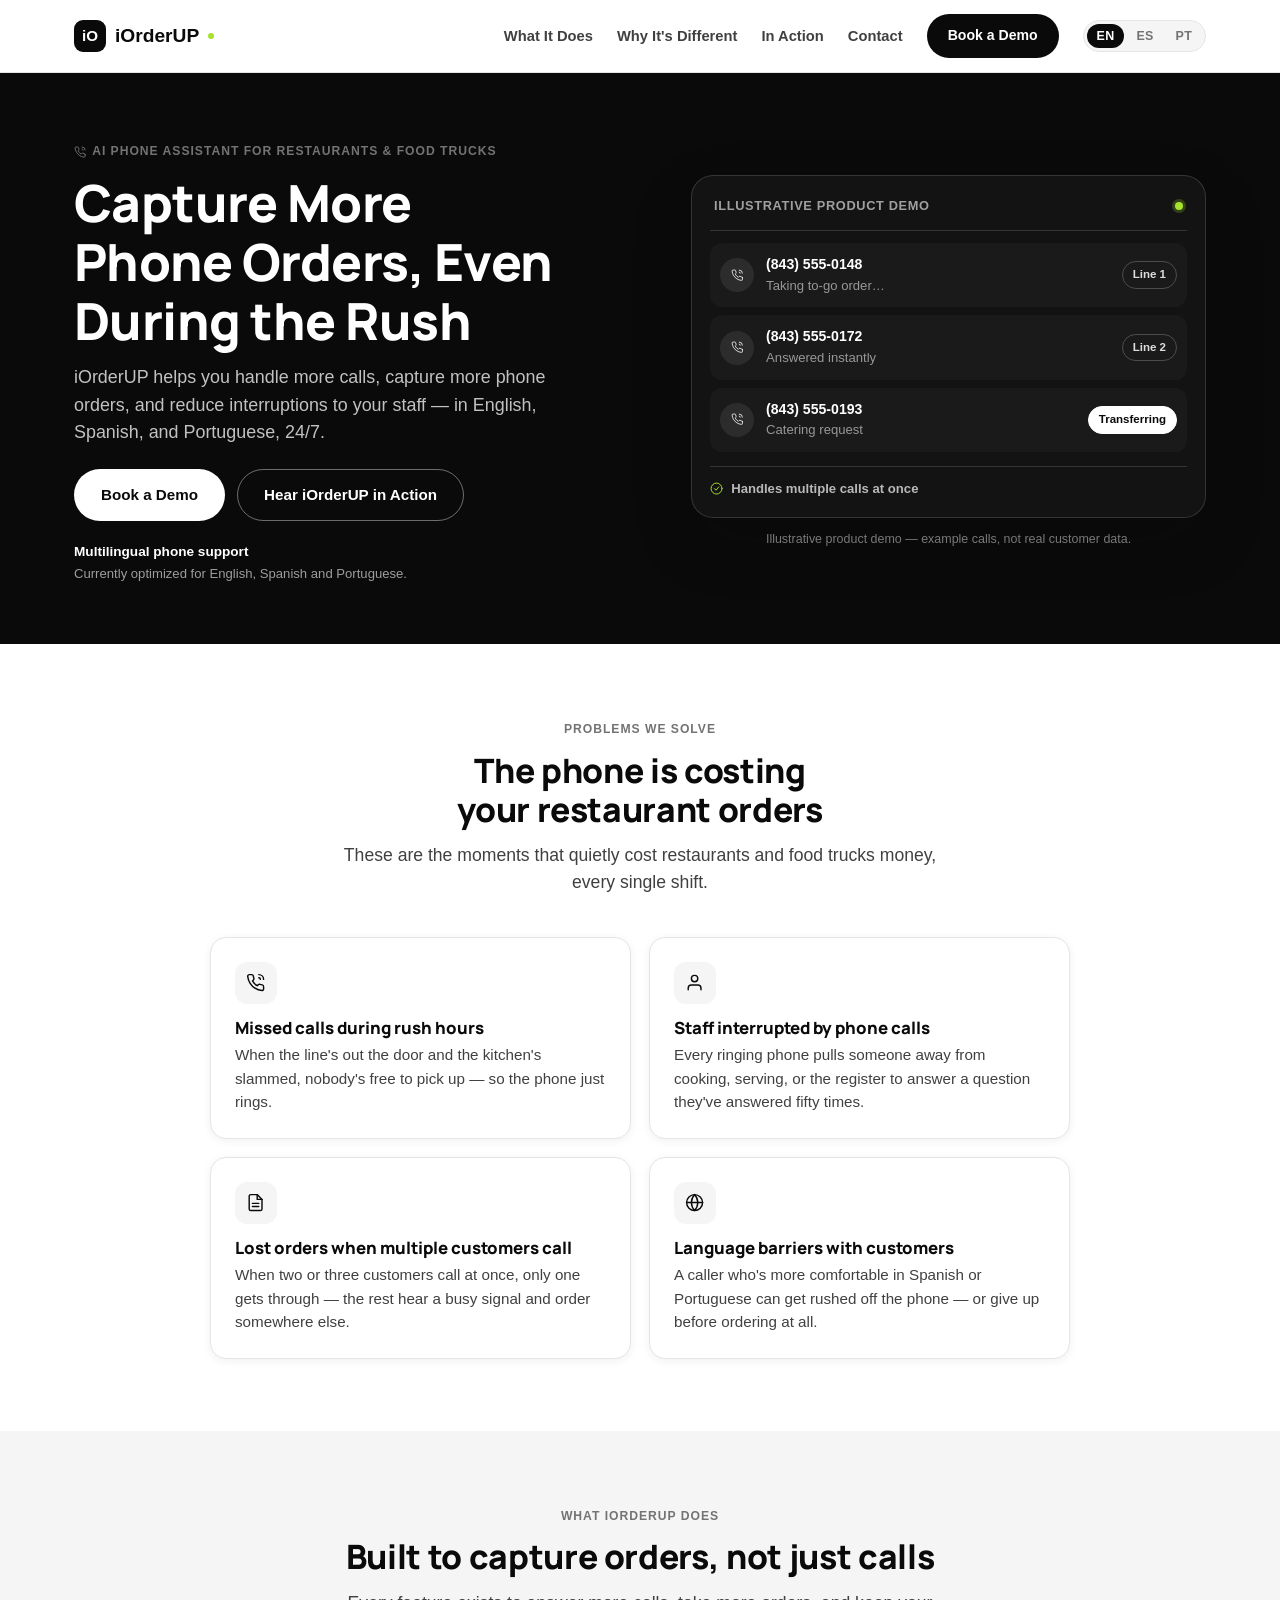
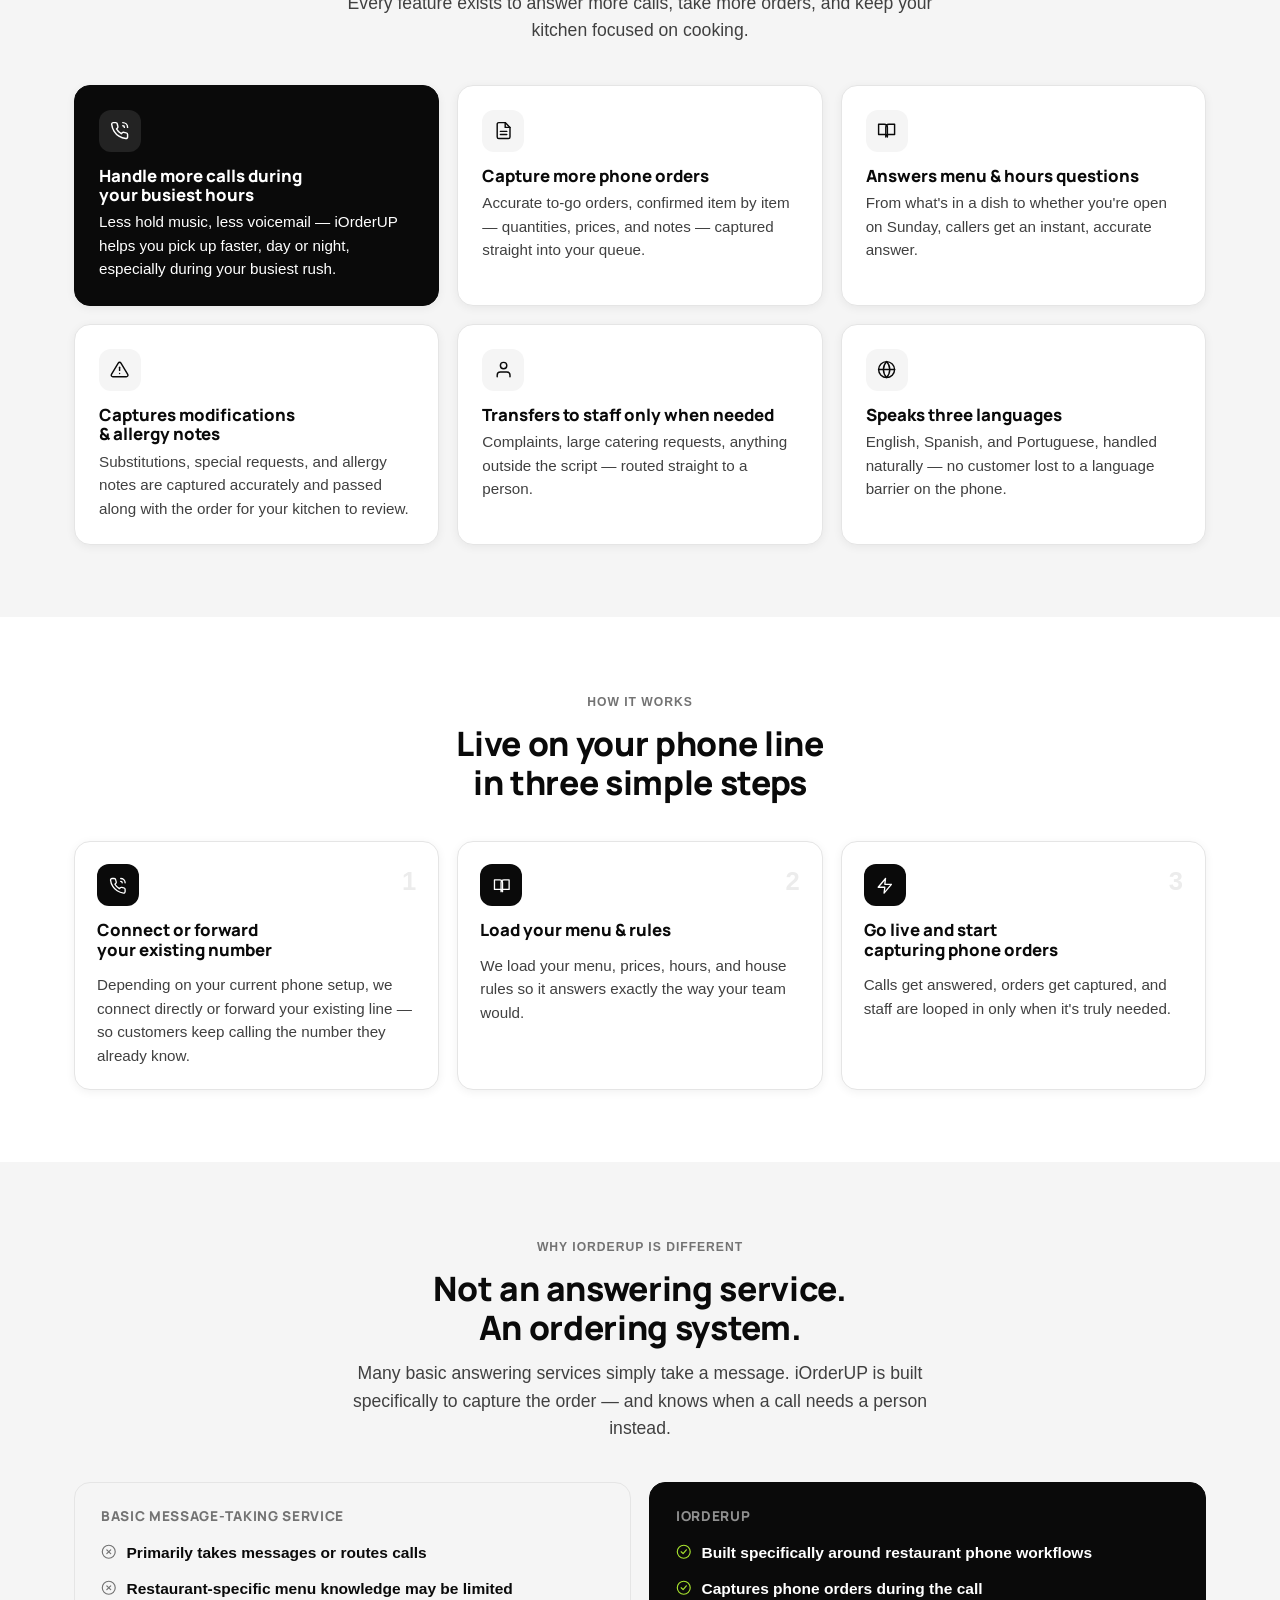
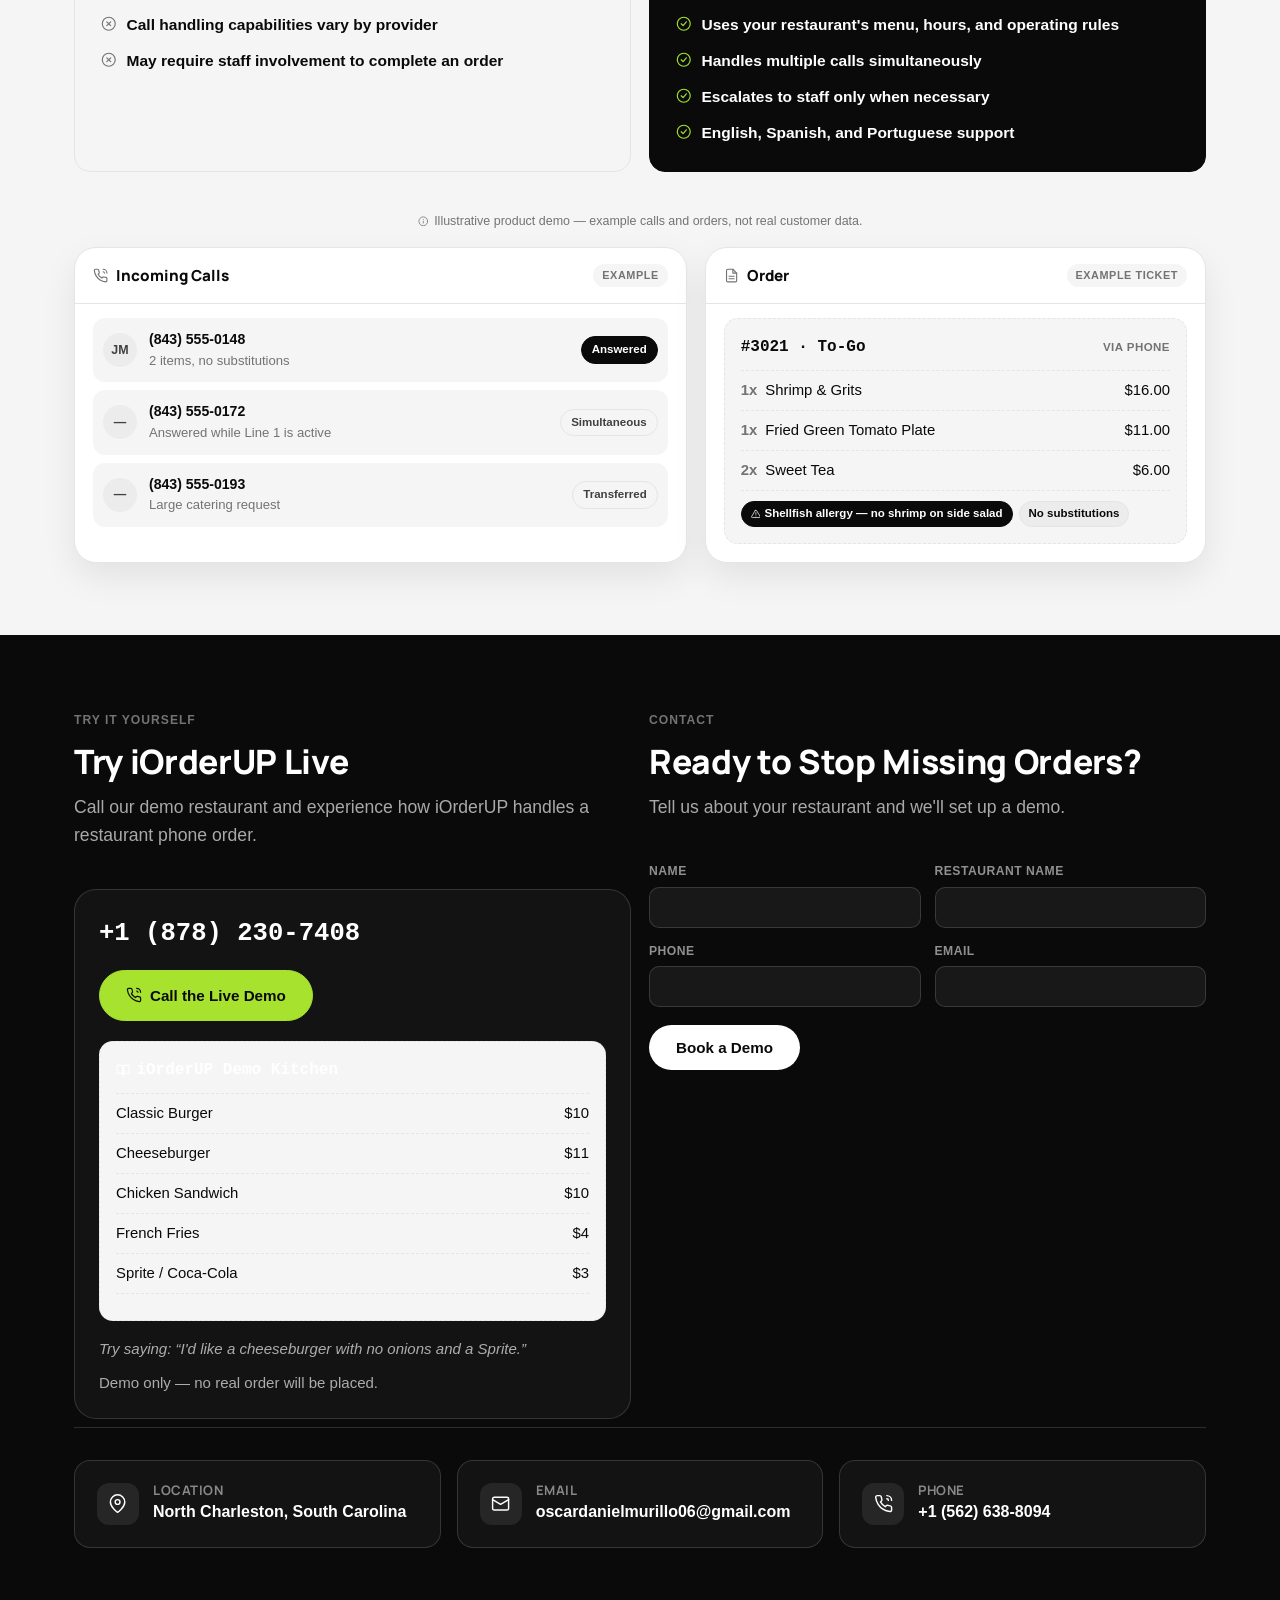
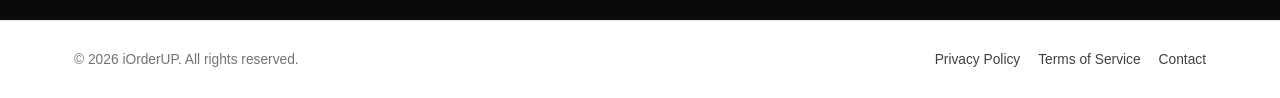
<file: index.html>
<!DOCTYPE html>
<html lang="en">
<head>
  <meta charset="UTF-8" />
  <meta name="viewport" content="width=device-width, initial-scale=1.0" />
  <title>iOrderUP — Capture More Phone Orders, Even During the Rush</title>
  <meta name="description" content="iOrderUP is an AI phone assistant for restaurants and food trucks. It helps you handle more calls, capture more phone orders, answer menu and hours questions, and speak English, Spanish, and Portuguese — transferring to staff only when needed." />
  <link rel="canonical" href="https://getiorderup.com/" />
  <meta property="og:type" content="website" />
  <meta property="og:site_name" content="iOrderUP" />
  <meta property="og:title" content="iOrderUP — Capture More Phone Orders, Even During the Rush" />
  <meta property="og:description" content="AI phone assistant for restaurants and food trucks. Handle more calls, capture more phone orders, and reduce staff interruptions — in English, Spanish, and Portuguese." />
  <meta property="og:url" content="https://getiorderup.com/" />
  <meta property="og:locale" content="en_US" />
  <meta name="twitter:card" content="summary" />
  <meta name="twitter:title" content="iOrderUP — Capture More Phone Orders, Even During the Rush" />
  <meta name="twitter:description" content="AI phone assistant for restaurants and food trucks. Handle more calls, capture more phone orders, and reduce staff interruptions — in English, Spanish, and Portuguese." />
  <link rel="icon" href="data:image/svg+xml,<svg xmlns=%22http://www.w3.org/2000/svg%22 viewBox=%220 0 100 100%22><rect width=%22100%22 height=%22100%22 rx=%2222%22 fill=%22%230a0a0a%22/><text x=%2250%22 y=%2266%22 font-size=%2258%22 font-family=%22Arial, sans-serif%22 font-weight=%22800%22 fill=%22white%22 text-anchor=%22middle%22>i</text></svg>" />
  <link rel="preconnect" href="https://fonts.googleapis.com" />
  <link rel="preconnect" href="https://fonts.gstatic.com" crossorigin />
  <link rel="stylesheet" href="https://fonts.googleapis.com/css2?family=Manrope:wght@700;800&display=swap" />
  <link rel="stylesheet" href="assets/css/style.css" />
</head>
<body>
  <a class="skip-link" href="#main-content" data-i18n="common.skipToContent">Skip to content</a>

  <!-- Icon sprite (shared line icons, currentColor only) -->
  <svg style="display:none" aria-hidden="true">
    <symbol id="icon-phone" viewBox="0 0 24 24"><path d="M22 16.92v3a2 2 0 0 1-2.18 2 19.79 19.79 0 0 1-8.63-3.07 19.5 19.5 0 0 1-6-6 19.79 19.79 0 0 1-3.07-8.67A2 2 0 0 1 4.11 2h3a2 2 0 0 1 2 1.72c.13.96.36 1.9.7 2.81a2 2 0 0 1-.45 2.11L8.09 9.91a16 16 0 0 0 6 6l1.27-1.27a2 2 0 0 1 2.11-.45c.91.34 1.85.57 2.81.7A2 2 0 0 1 22 16.92z"/><path d="M16 2a6 6 0 0 1 6 6"/><path d="M16 6a2 2 0 0 1 2 2"/></symbol>
    <symbol id="icon-ticket" viewBox="0 0 24 24"><path d="M14 2H6a2 2 0 0 0-2 2v16a2 2 0 0 0 2 2h12a2 2 0 0 0 2-2V8z"/><polyline points="14 2 14 8 20 8"/><line x1="16" y1="13" x2="8" y2="13"/><line x1="16" y1="17" x2="8" y2="17"/></symbol>
    <symbol id="icon-check" viewBox="0 0 24 24"><circle cx="12" cy="12" r="10"/><polyline points="8 12 11 15 16 9"/></symbol>
    <symbol id="icon-x" viewBox="0 0 24 24"><circle cx="12" cy="12" r="10"/><line x1="9" y1="9" x2="15" y2="15"/><line x1="15" y1="9" x2="9" y2="15"/></symbol>
    <symbol id="icon-user" viewBox="0 0 24 24"><path d="M20 21v-2a4 4 0 0 0-4-4H8a4 4 0 0 0-4 4v2"/><circle cx="12" cy="7" r="4"/></symbol>
    <symbol id="icon-globe" viewBox="0 0 24 24"><circle cx="12" cy="12" r="10"/><line x1="2" y1="12" x2="22" y2="12"/><path d="M12 2a15.3 15.3 0 0 1 4 10 15.3 15.3 0 0 1-4 10 15.3 15.3 0 0 1-4-10 15.3 15.3 0 0 1 4-10z"/></symbol>
    <symbol id="icon-book" viewBox="0 0 24 24"><path d="M2 4h7a4 4 0 0 1 4 4v12a3 3 0 0 0-3-3H2z"/><path d="M22 4h-7a4 4 0 0 0-4 4v12a3 3 0 0 1 3-3h8z"/></symbol>
    <symbol id="icon-bolt" viewBox="0 0 24 24"><polygon points="13 2 3 14 12 14 11 22 21 10 12 10 13 2"/></symbol>
    <symbol id="icon-play" viewBox="0 0 24 24"><circle cx="12" cy="12" r="10"/><polygon points="10 8 16 12 10 16 10 8"/></symbol>
    <symbol id="icon-mic" viewBox="0 0 24 24"><path d="M12 1a3 3 0 0 0-3 3v8a3 3 0 0 0 6 0V4a3 3 0 0 0-3-3z"/><path d="M19 10v2a7 7 0 0 1-14 0v-2"/><line x1="12" y1="19" x2="12" y2="23"/><line x1="8" y1="23" x2="16" y2="23"/></symbol>
    <symbol id="icon-info" viewBox="0 0 24 24"><circle cx="12" cy="12" r="10"/><line x1="12" y1="16" x2="12" y2="12"/><line x1="12" y1="8" x2="12.01" y2="8"/></symbol>
    <symbol id="icon-pin" viewBox="0 0 24 24"><path d="M21 10c0 7-9 13-9 13s-9-6-9-13a9 9 0 0 1 18 0z"/><circle cx="12" cy="10" r="3"/></symbol>
    <symbol id="icon-mail" viewBox="0 0 24 24"><rect x="2" y="4" width="20" height="16" rx="2"/><polyline points="2 7 12 13 22 7"/></symbol>
    <symbol id="icon-clock" viewBox="0 0 24 24"><circle cx="12" cy="12" r="10"/><polyline points="12 6 12 12 16 14"/></symbol>
    <symbol id="icon-alert" viewBox="0 0 24 24"><path d="M10.29 3.86 1.82 18a2 2 0 0 0 1.71 3h16.94a2 2 0 0 0 1.71-3L13.71 3.86a2 2 0 0 0-3.42 0z"/><line x1="12" y1="9" x2="12" y2="13"/><line x1="12" y1="17" x2="12.01" y2="17"/></symbol>
    <symbol id="icon-truck" viewBox="0 0 24 24"><rect x="1" y="6" width="15" height="12" rx="1"/><path d="M16 10h4l3 3v5h-7z"/><circle cx="6" cy="19" r="2"/><circle cx="18" cy="19" r="2"/></symbol>
  </svg>

  <header class="site-header">
    <nav class="nav">
      <a href="index.html" class="brand">
        <span class="brand-mark">iO</span>
        <span data-config="businessName">iOrderUP</span>
      </a>
      <button class="nav-toggle" aria-label="Toggle navigation" data-i18n-aria="common.navToggleAria" aria-expanded="false">
        <span></span><span></span><span></span>
      </button>
      <div class="nav-links">
        <a href="#what-it-does" data-i18n="common.nav.whatItDoes">What It Does</a>
        <a href="#why-different" data-i18n="common.nav.whyDifferent">Why It's Different</a>
        <a href="#demo" data-i18n="common.nav.inAction">In Action</a>
        <a href="#contact" data-i18n="common.nav.contact">Contact</a>
        <a href="#contact" class="btn btn-primary" data-i18n="common.nav.bookDemo">Book a Demo</a>
        <div class="lang-switch" role="group" aria-label="Language" data-i18n-aria="common.lang.groupAria">
          <button type="button" class="lang-btn" data-lang="en" aria-pressed="true" aria-label="Switch to English" data-i18n-aria="common.lang.en">EN</button>
          <button type="button" class="lang-btn" data-lang="es" aria-pressed="false" aria-label="Switch to Spanish" data-i18n-aria="common.lang.es">ES</button>
          <button type="button" class="lang-btn" data-lang="pt" aria-pressed="false" aria-label="Switch to Portuguese" data-i18n-aria="common.lang.pt">PT</button>
        </div>
      </div>
    </nav>
  </header>

  <main id="main-content">

    <!-- 1. Hero -->
    <section class="hero">
      <div class="container hero-grid">
        <div>
          <span class="eyebrow"><svg class="icon"><use href="#icon-phone"/></svg> <span data-i18n="home.hero.eyebrow">AI Phone Assistant for Restaurants &amp; Food Trucks</span></span>
          <h1 data-i18n="home.hero.h1">Capture More Phone Orders, Even During the Rush</h1>
          <p class="lede" data-i18n="home.hero.lede">iOrderUP helps you handle more calls, capture more phone orders, and reduce interruptions to your staff — in English, Spanish, and Portuguese, 24/7.</p>
          <div class="hero-actions">
            <a href="#contact" class="btn btn-inverse" data-i18n="home.hero.ctaBook">Book a Demo</a>
            <a href="#demo" class="btn btn-outline-inverse" data-i18n="home.hero.ctaHear">Hear iOrderUP in Action</a>
          </div>
          <div class="lang-support">
            <span class="lang-support-title" data-i18n="home.hero.langTitle">Multilingual phone support</span>
            <span class="lang-support-copy" data-i18n="home.hero.langCopy">Currently optimized for English, Spanish and Portuguese.</span>
          </div>
        </div>

        <div>
        <div class="call-mock">
          <div class="call-mock-head">
            <span class="call-mock-title" data-i18n="home.hero.mockTitle">Illustrative Product Demo</span>
            <span class="live-dot" aria-hidden="true"></span>
          </div>
          <div class="call-row">
            <div class="call-avatar"><svg class="icon"><use href="#icon-phone"/></svg></div>
            <div class="call-info">
              <div class="call-number">(843) 555-0148</div>
              <div class="call-note" data-i18n="home.hero.mockNote1">Taking to-go order…</div>
            </div>
            <span class="status-chip" data-i18n="home.hero.mockStatus1">Line 1</span>
          </div>
          <div class="call-row">
            <div class="call-avatar"><svg class="icon"><use href="#icon-phone"/></svg></div>
            <div class="call-info">
              <div class="call-number">(843) 555-0172</div>
              <div class="call-note" data-i18n="home.hero.mockNote2">Answered instantly</div>
            </div>
            <span class="status-chip" data-i18n="home.hero.mockStatus2">Line 2</span>
          </div>
          <div class="call-row">
            <div class="call-avatar"><svg class="icon"><use href="#icon-phone"/></svg></div>
            <div class="call-info">
              <div class="call-number">(843) 555-0193</div>
              <div class="call-note" data-i18n="home.hero.mockNote3">Catering request</div>
            </div>
            <span class="status-chip is-solid" data-i18n="home.hero.mockStatus3">Transferring</span>
          </div>
          <div class="call-mock-foot">
            <svg class="icon"><use href="#icon-check"/></svg>
            <span data-i18n="home.hero.mockFoot">Handles multiple calls at once</span>
          </div>
        </div>
        <p class="mock-caption mock-caption-dark" data-i18n="home.hero.mockCaption">Illustrative product demo — example calls, not real customer data.</p>
        </div>
      </div>
    </section>

    <!-- 2. Problems We Solve -->
    <section id="problems">
      <div class="container">
        <div class="section-head centered">
          <span class="eyebrow" data-i18n="home.problems.eyebrow">Problems We Solve</span>
          <h2 data-i18n="home.problems.h2">The phone is costing your restaurant orders</h2>
          <p class="lede" data-i18n="home.problems.lede">These are the moments that quietly cost restaurants and food trucks money, every single shift.</p>
        </div>
        <div class="grid grid-2x2">
          <div class="card">
            <div class="card-icon"><svg class="icon"><use href="#icon-phone"/></svg></div>
            <h3 data-i18n="home.problems.card1.title">Missed calls during rush hours</h3>
            <p data-i18n="home.problems.card1.body">When the line's out the door and the kitchen's slammed, nobody's free to pick up — so the phone just rings.</p>
          </div>
          <div class="card">
            <div class="card-icon"><svg class="icon"><use href="#icon-user"/></svg></div>
            <h3 data-i18n="home.problems.card2.title">Staff interrupted by phone calls</h3>
            <p data-i18n="home.problems.card2.body">Every ringing phone pulls someone away from cooking, serving, or the register to answer a question they've answered fifty times.</p>
          </div>
          <div class="card">
            <div class="card-icon"><svg class="icon"><use href="#icon-ticket"/></svg></div>
            <h3 data-i18n="home.problems.card3.title">Lost orders when multiple customers call</h3>
            <p data-i18n="home.problems.card3.body">When two or three customers call at once, only one gets through — the rest hear a busy signal and order somewhere else.</p>
          </div>
          <div class="card">
            <div class="card-icon"><svg class="icon"><use href="#icon-globe"/></svg></div>
            <h3 data-i18n="home.problems.card4.title">Language barriers with customers</h3>
            <p data-i18n="home.problems.card4.body">A caller who's more comfortable in Spanish or Portuguese can get rushed off the phone — or give up before ordering at all.</p>
          </div>
        </div>
      </div>
    </section>

    <!-- 3. What iOrderUP Does -->
    <section id="what-it-does" class="bg-alt">
      <div class="container">
        <div class="section-head centered">
          <span class="eyebrow" data-i18n="home.what.eyebrow">What iOrderUP Does</span>
          <h2 data-i18n="home.what.h2">Built to capture orders, not just calls</h2>
          <p class="lede" data-i18n="home.what.lede">Every feature exists to answer more calls, take more orders, and keep your kitchen focused on cooking.</p>
        </div>
        <div class="grid">
          <div class="card spotlight">
            <div class="card-icon"><svg class="icon"><use href="#icon-phone"/></svg></div>
            <h3 data-i18n="home.what.card1.title">Handle more calls during your busiest hours</h3>
            <p data-i18n="home.what.card1.body">Less hold music, less voicemail — iOrderUP helps you pick up faster, day or night, especially during your busiest rush.</p>
          </div>
          <div class="card">
            <div class="card-icon"><svg class="icon"><use href="#icon-ticket"/></svg></div>
            <h3 data-i18n="home.what.card2.title">Capture more phone orders</h3>
            <p data-i18n="home.what.card2.body">Accurate to-go orders, confirmed item by item — quantities, prices, and notes — captured straight into your queue.</p>
          </div>
          <div class="card">
            <div class="card-icon"><svg class="icon"><use href="#icon-book"/></svg></div>
            <h3 data-i18n="home.what.card3.title">Answers menu &amp; hours questions</h3>
            <p data-i18n="home.what.card3.body">From what's in a dish to whether you're open on Sunday, callers get an instant, accurate answer.</p>
          </div>
          <div class="card">
            <div class="card-icon"><svg class="icon"><use href="#icon-alert"/></svg></div>
            <h3 data-i18n="home.what.card4.title">Captures modifications &amp; allergy notes</h3>
            <p data-i18n="home.what.card4.body">Substitutions, special requests, and allergy notes are captured accurately and passed along with the order for your kitchen to review.</p>
          </div>
          <div class="card">
            <div class="card-icon"><svg class="icon"><use href="#icon-user"/></svg></div>
            <h3 data-i18n="home.what.card5.title">Transfers to staff only when needed</h3>
            <p data-i18n="home.what.card5.body">Complaints, large catering requests, anything outside the script — routed straight to a person.</p>
          </div>
          <div class="card">
            <div class="card-icon"><svg class="icon"><use href="#icon-globe"/></svg></div>
            <h3 data-i18n="home.what.card6.title">Speaks three languages</h3>
            <p data-i18n="home.what.card6.body">English, Spanish, and Portuguese, handled naturally — no customer lost to a language barrier on the phone.</p>
          </div>
        </div>
      </div>
    </section>

    <!-- 4. How It Works -->
    <section id="how-it-works">
      <div class="container">
        <div class="section-head centered">
          <span class="eyebrow" data-i18n="home.how.eyebrow">How It Works</span>
          <h2 data-i18n="home.how.h2">Live on your phone line in three simple steps</h2>
        </div>
        <div class="steps">
          <div class="step">
            <span class="step-index">1</span>
            <div class="step-icon"><svg class="icon"><use href="#icon-phone"/></svg></div>
            <h3 data-i18n="home.how.step1.title">Connect or forward your existing number</h3>
            <p data-i18n="home.how.step1.body">Depending on your current phone setup, we connect directly or forward your existing line — so customers keep calling the number they already know.</p>
          </div>
          <div class="step">
            <span class="step-index">2</span>
            <div class="step-icon"><svg class="icon"><use href="#icon-book"/></svg></div>
            <h3 data-i18n="home.how.step2.title">Load your menu &amp; rules</h3>
            <p data-i18n="home.how.step2.body">We load your menu, prices, hours, and house rules so it answers exactly the way your team would.</p>
          </div>
          <div class="step">
            <span class="step-index">3</span>
            <div class="step-icon"><svg class="icon"><use href="#icon-bolt"/></svg></div>
            <h3 data-i18n="home.how.step3.title">Go live and start capturing phone orders</h3>
            <p data-i18n="home.how.step3.body">Calls get answered, orders get captured, and staff are looped in only when it's truly needed.</p>
          </div>
        </div>
      </div>
    </section>

    <!-- 5. Why iOrderUP Is Different -->
    <section id="why-different" class="bg-alt">
      <div class="container">
        <div class="section-head centered">
          <span class="eyebrow" data-i18n="home.why.eyebrow">Why iOrderUP Is Different</span>
          <h2 data-i18n="home.why.h2">Not an answering service. An ordering system.</h2>
          <p class="lede" data-i18n="home.why.lede">Many basic answering services simply take a message. iOrderUP is built specifically to capture the order — and knows when a call needs a person instead.</p>
        </div>

        <div class="diff-grid">
          <div class="compare-card is-them">
            <h3 data-i18n="home.why.them.title">Basic Message-Taking Service</h3>
            <ul class="compare-list">
              <li><svg class="icon"><use href="#icon-x"/></svg> <span data-i18n="home.why.them.li1">Primarily takes messages or routes calls</span></li>
              <li><svg class="icon"><use href="#icon-x"/></svg> <span data-i18n="home.why.them.li2">Restaurant-specific menu knowledge may be limited</span></li>
              <li><svg class="icon"><use href="#icon-x"/></svg> <span data-i18n="home.why.them.li3">Call handling capabilities vary by provider</span></li>
              <li><svg class="icon"><use href="#icon-x"/></svg> <span data-i18n="home.why.them.li4">May require staff involvement to complete an order</span></li>
            </ul>
          </div>
          <div class="compare-card is-us">
            <h3 data-i18n="home.why.us.title">iOrderUP</h3>
            <ul class="compare-list">
              <li><svg class="icon"><use href="#icon-check"/></svg> <span data-i18n="home.why.us.li1">Built specifically around restaurant phone workflows</span></li>
              <li><svg class="icon"><use href="#icon-check"/></svg> <span data-i18n="home.why.us.li2">Captures phone orders during the call</span></li>
              <li><svg class="icon"><use href="#icon-check"/></svg> <span data-i18n="home.why.us.li3">Uses your restaurant's menu, hours, and operating rules</span></li>
              <li><svg class="icon"><use href="#icon-check"/></svg> <span data-i18n="home.why.us.li4">Handles multiple calls simultaneously</span></li>
              <li><svg class="icon"><use href="#icon-check"/></svg> <span data-i18n="home.why.us.li5">Escalates to staff only when necessary</span></li>
              <li><svg class="icon"><use href="#icon-check"/></svg> <span data-i18n="home.why.us.li6">English, Spanish, and Portuguese support</span></li>
            </ul>
          </div>
        </div>

        <p class="mock-caption"><svg class="icon" style="width:0.85em;height:0.85em;"><use href="#icon-info"/></svg> <span data-i18n="home.why.caption">Illustrative product demo — example calls and orders, not real customer data.</span></p>
        <div class="product-panels">
          <div class="panel">
            <div class="panel-head">
              <h3><svg class="icon"><use href="#icon-phone"/></svg> <span data-i18n="home.why.panelCalls.title">Incoming Calls</span></h3>
              <span class="panel-tag" data-i18n="home.why.panelCalls.tag">Example</span>
            </div>
            <div class="panel-body calls-list">
              <div class="call-row">
                <div class="call-avatar">JM</div>
                <div class="call-info">
                  <div class="call-number">(843) 555-0148</div>
                  <div class="call-note" data-i18n="home.why.panelCalls.row1Note">2 items, no substitutions</div>
                </div>
                <span class="status-chip is-solid" data-i18n="home.why.panelCalls.row1Status">Answered</span>
              </div>
              <div class="call-row">
                <div class="call-avatar">—</div>
                <div class="call-info">
                  <div class="call-number">(843) 555-0172</div>
                  <div class="call-note" data-i18n="home.why.panelCalls.row2Note">Answered while Line 1 is active</div>
                </div>
                <span class="status-chip" data-i18n="home.why.panelCalls.row2Status">Simultaneous</span>
              </div>
              <div class="call-row">
                <div class="call-avatar">—</div>
                <div class="call-info">
                  <div class="call-number">(843) 555-0193</div>
                  <div class="call-note" data-i18n="home.why.panelCalls.row3Note">Large catering request</div>
                </div>
                <span class="status-chip" data-i18n="home.why.panelCalls.row3Status">Transferred</span>
              </div>
            </div>
          </div>

          <div class="panel">
            <div class="panel-head">
              <h3><svg class="icon"><use href="#icon-ticket"/></svg> <span data-i18n="home.why.panelOrder.title">Order</span></h3>
              <span class="panel-tag" data-i18n="home.why.panelOrder.tag">Example ticket</span>
            </div>
            <div class="panel-body">
              <div class="ticket">
                <div class="ticket-head">
                  <span class="num">#3021 · <span data-i18n="home.why.panelOrder.toGo">To-Go</span></span>
                  <span class="via" data-i18n="home.why.panelOrder.via">Via Phone</span>
                </div>
                <ul class="ticket-items">
                  <li><span><span class="qty">1x</span><span data-i18n="home.why.panelOrder.item1">Shrimp &amp; Grits</span></span><span>$16.00</span></li>
                  <li><span><span class="qty">1x</span><span data-i18n="home.why.panelOrder.item2">Fried Green Tomato Plate</span></span><span>$11.00</span></li>
                  <li><span><span class="qty">2x</span><span data-i18n="home.why.panelOrder.item3">Sweet Tea</span></span><span>$6.00</span></li>
                </ul>
                <div class="ticket-tags">
                  <span class="tag-allergy"><svg class="icon" style="width:0.85em;height:0.85em;"><use href="#icon-alert"/></svg> <span data-i18n="home.why.panelOrder.allergy">Shellfish allergy — no shrimp on side salad</span></span>
                  <span class="tag-note" data-i18n="home.why.panelOrder.note">No substitutions</span>
                </div>
              </div>
            </div>
          </div>
        </div>
      </div>
    </section>

    <!-- 6/7. Try iOrderUP Live + Book a Demo -->
    <section id="demo" class="contact-section">
      <div class="container">
        <div class="demo-grid">
          <div>
            <div class="section-head">
              <span class="eyebrow" data-i18n="home.live.eyebrow">Try It Yourself</span>
              <h2 data-i18n="home.live.h2">Try iOrderUP Live</h2>
              <p class="lede" data-i18n="home.live.lede">Call our demo restaurant and experience how iOrderUP handles a restaurant phone order.</p>
            </div>
            <div class="demo-card live-demo-card">
              <a class="demo-number" data-demo-phone href="#">+1 (878) 230-7408</a>
              <a class="btn btn-inverse call-cta" data-config-href="tel:demoPhoneRaw" href="#">
                <svg class="icon"><use href="#icon-phone"/></svg> <span data-i18n="home.live.cta">Call the Live Demo</span>
              </a>
              <div class="ticket demo-menu">
                <div class="ticket-head">
                  <span class="num"><svg class="icon" style="width:0.9em;height:0.9em;"><use href="#icon-book"/></svg> <span data-i18n="home.live.menuTitle">iOrderUP Demo Kitchen</span></span>
                </div>
                <ul class="ticket-items">
                  <li><span data-i18n="home.live.item1">Classic Burger</span><span>$10</span></li>
                  <li><span data-i18n="home.live.item2">Cheeseburger</span><span>$11</span></li>
                  <li><span data-i18n="home.live.item3">Chicken Sandwich</span><span>$10</span></li>
                  <li><span data-i18n="home.live.item4">French Fries</span><span>$4</span></li>
                  <li><span data-i18n="home.live.item5">Sprite / Coca-Cola</span><span>$3</span></li>
                </ul>
              </div>
              <p class="demo-try-phrase" data-i18n="home.live.tryPhrase">Try saying: “I'd like a cheeseburger with no onions and a Sprite.”</p>
              <p class="demo-disclaimer" data-i18n="home.live.disclaimer">Demo only — no real order will be placed.</p>
            </div>
          </div>

          <div id="contact">
            <div class="section-head">
              <span class="eyebrow" data-i18n="home.contact.eyebrow">Contact</span>
              <h2 data-i18n="home.contact.h2">Ready to Stop Missing Orders?</h2>
              <p class="lede" data-i18n="home.contact.lede">Tell us about your restaurant and we'll set up a demo.</p>
            </div>

            <form id="demo-form" class="demo-request-form">
              <div class="form-grid">
                <div class="form-row">
                  <label for="f-name" data-i18n="home.contact.nameLabel">Name</label>
                  <input id="f-name" name="name" type="text" autocomplete="name" required />
                </div>
                <div class="form-row">
                  <label for="f-restaurant" data-i18n="home.contact.restaurantLabel">Restaurant Name</label>
                  <input id="f-restaurant" name="restaurant" type="text" autocomplete="organization" required />
                </div>
                <div class="form-row">
                  <label for="f-phone" data-i18n="home.contact.phoneLabel">Phone</label>
                  <input id="f-phone" name="phone" type="tel" autocomplete="tel" required />
                </div>
                <div class="form-row">
                  <label for="f-email" data-i18n="home.contact.emailLabel">Email</label>
                  <input id="f-email" name="email" type="email" autocomplete="email" required />
                </div>
              </div>
              <button type="submit" class="btn btn-inverse" data-i18n="home.contact.submit">Book a Demo</button>
              <p id="demo-form-note" class="form-note" role="status"></p>
            </form>
          </div>
        </div>

        <div class="contact-divider"></div>

        <div class="contact-grid">
          <div class="contact-card">
            <div class="card-icon"><svg class="icon"><use href="#icon-pin"/></svg></div>
            <div>
              <h3 data-i18n="home.contact.gridLocation">Location</h3>
              <p data-config="location">North Charleston, South Carolina</p>
            </div>
          </div>
          <div class="contact-card">
            <div class="card-icon"><svg class="icon"><use href="#icon-mail"/></svg></div>
            <div>
              <h3 data-i18n="home.contact.gridEmail">Email</h3>
              <p><a data-config="contactEmail" data-config-href="mailto:contactEmail" href="#">oscardanielmurillo06@gmail.com</a></p>
            </div>
          </div>
          <div class="contact-card">
            <div class="card-icon"><svg class="icon"><use href="#icon-phone"/></svg></div>
            <div>
              <h3 data-i18n="home.contact.gridPhone">Phone</h3>
              <p><a data-config="contactPhoneDisplay" data-config-href="tel:contactPhoneRaw" href="#">+1 (562) 638-8094</a></p>
            </div>
          </div>
        </div>
      </div>
    </section>

  </main>

  <!-- 8/9. Footer — links to Privacy Policy and Terms of Service -->
  <footer class="site-footer">
    <div class="container footer-inner">
      <div>© <span data-config="currentYear">2026</span> <span data-config="legalBusinessName">iOrderUP</span><span data-i18n="common.footer.rights">. All rights reserved.</span></div>
      <div class="footer-links">
        <a href="privacy.html" data-i18n="common.footer.privacy">Privacy Policy</a>
        <a href="terms.html" data-i18n="common.footer.terms">Terms of Service</a>
        <a href="mailto:oscardanielmurillo06@gmail.com" data-config-href="mailto:contactEmail" data-i18n="common.footer.contactLink">Contact</a>
      </div>
    </div>
  </footer>

  <script src="assets/js/config.js"></script>
  <script src="assets/js/i18n.js"></script>
  <script src="assets/js/main.js"></script>
</body>
</html>
</file>
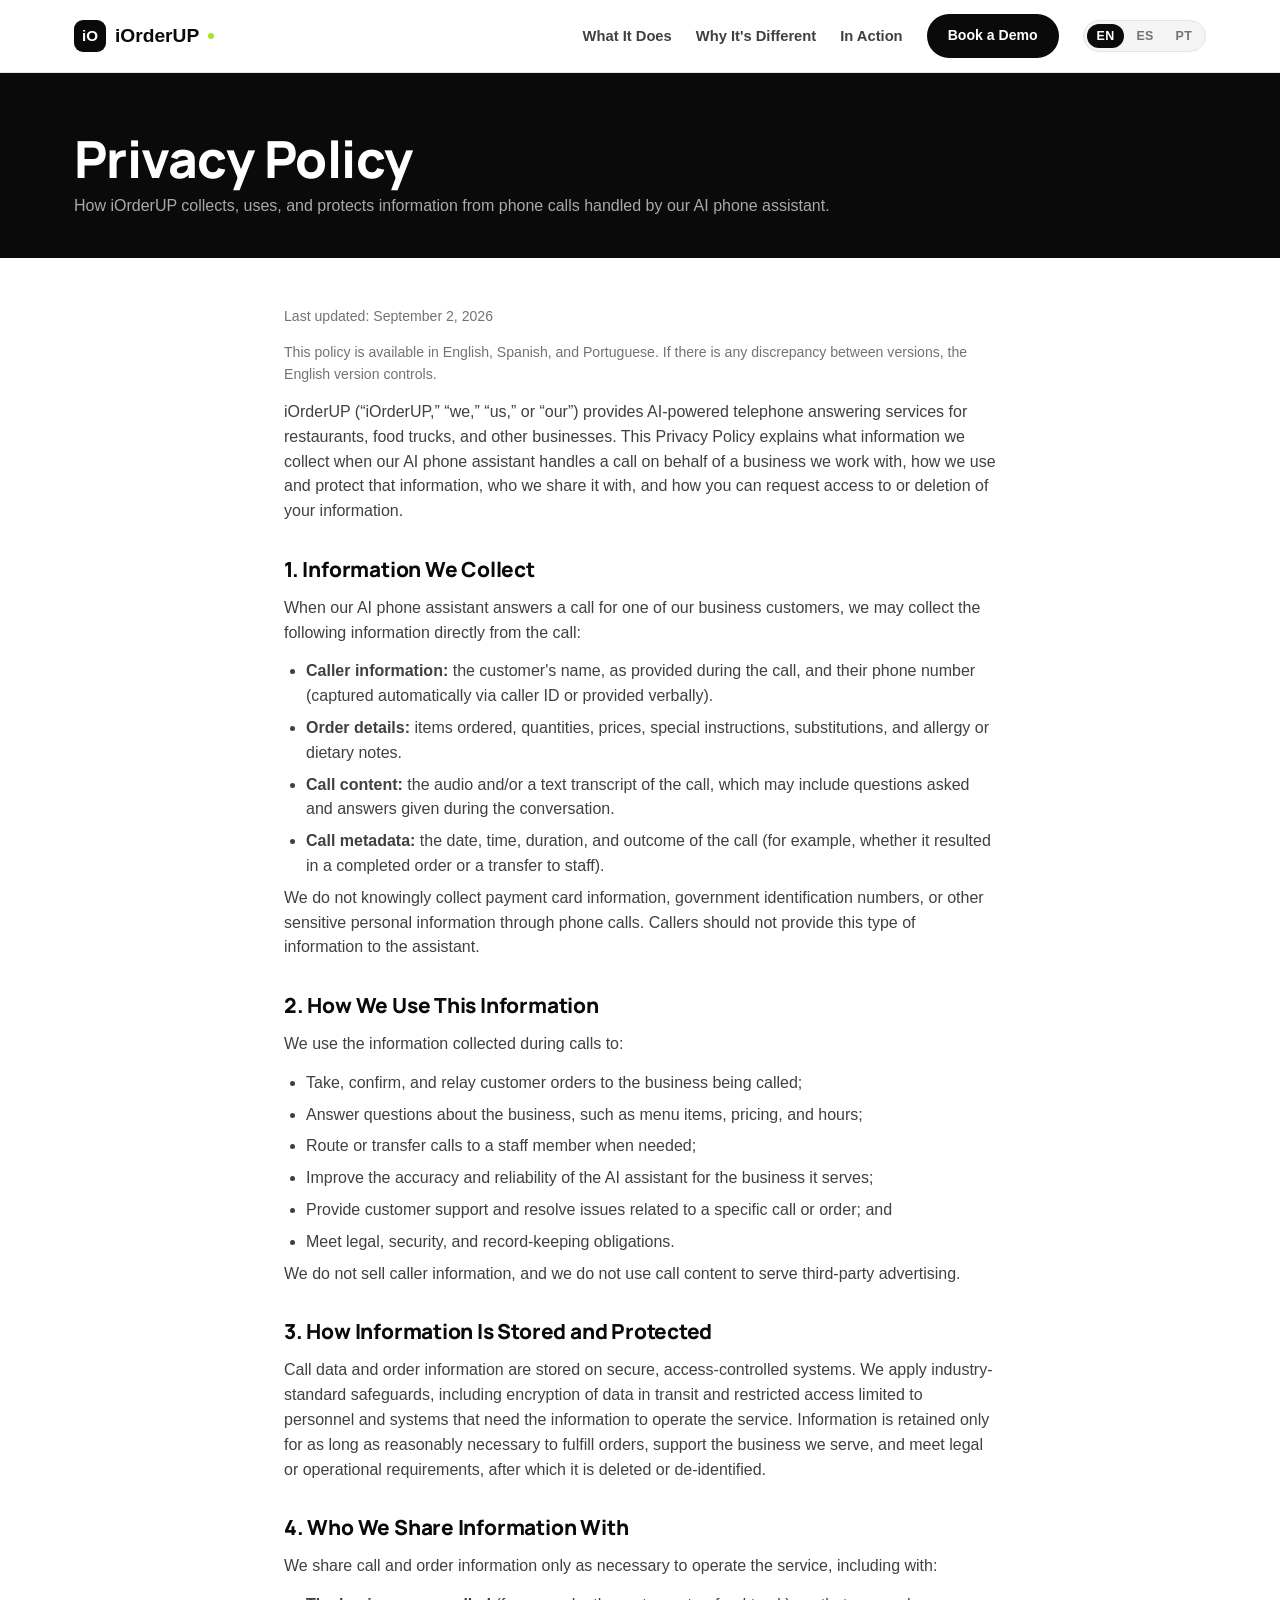
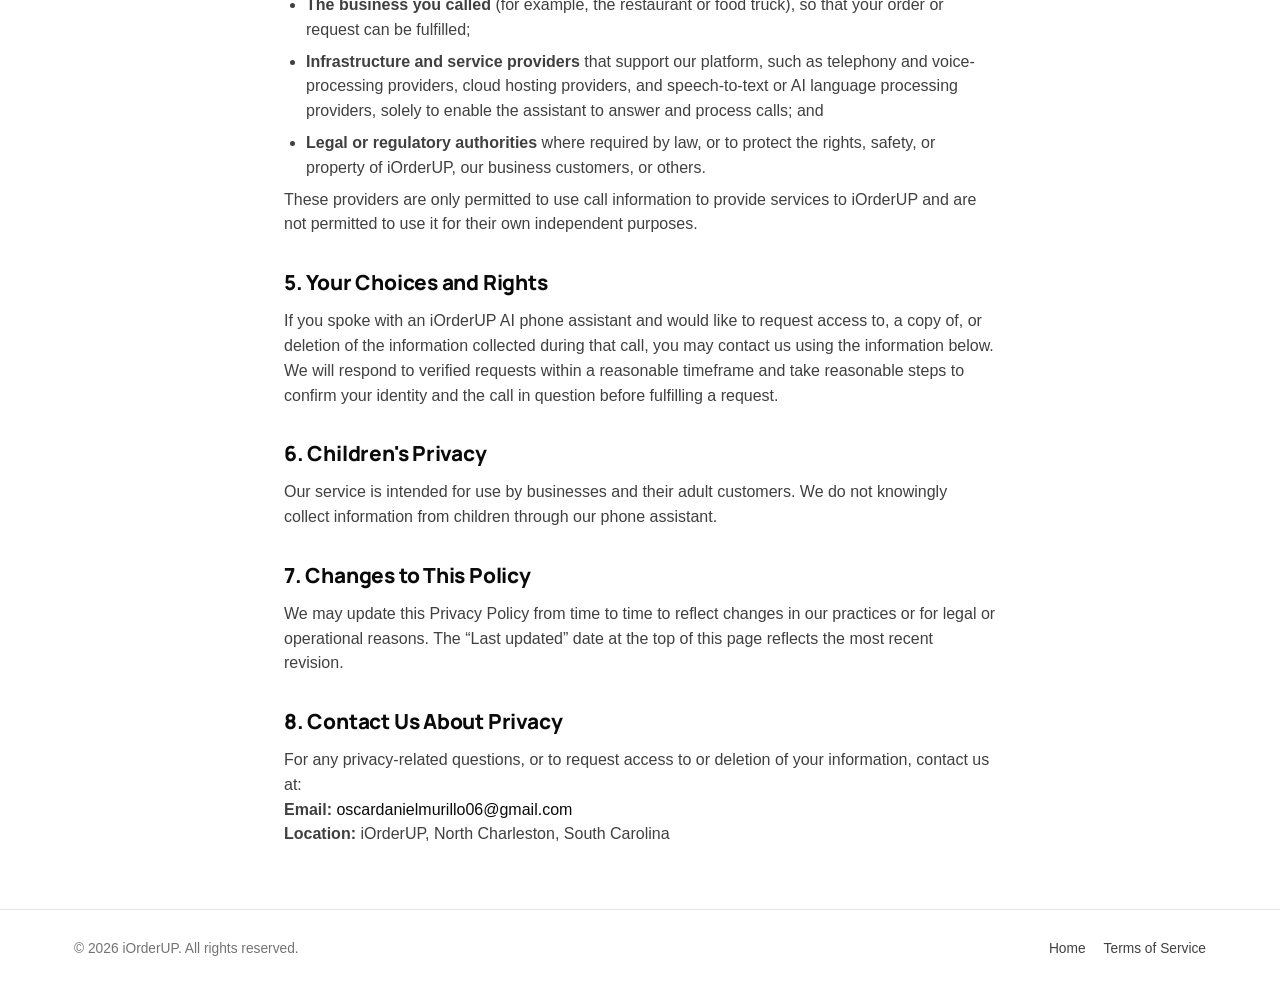
<file: privacy.html>
<!DOCTYPE html>
<html lang="en">
<head>
  <meta charset="UTF-8" />
  <meta name="viewport" content="width=device-width, initial-scale=1.0" />
  <title>Privacy Policy — iOrderUP</title>
  <meta name="description" content="iOrderUP Privacy Policy: what information we collect during phone calls, how it is used, stored, and protected, who it is shared with, and how to request access or deletion." />
  <link rel="canonical" href="https://getiorderup.com/privacy.html" />
  <meta property="og:type" content="website" />
  <meta property="og:site_name" content="iOrderUP" />
  <meta property="og:title" content="Privacy Policy — iOrderUP" />
  <meta property="og:description" content="iOrderUP Privacy Policy: what information we collect during phone calls, how it is used, stored, and protected, who it is shared with, and how to request access or deletion." />
  <meta property="og:url" content="https://getiorderup.com/privacy.html" />
  <meta name="twitter:card" content="summary" />
  <link rel="icon" href="data:image/svg+xml,<svg xmlns=%22http://www.w3.org/2000/svg%22 viewBox=%220 0 100 100%22><rect width=%22100%22 height=%22100%22 rx=%2222%22 fill=%22%230a0a0a%22/><text x=%2250%22 y=%2266%22 font-size=%2258%22 font-family=%22Arial, sans-serif%22 font-weight=%22800%22 fill=%22white%22 text-anchor=%22middle%22>i</text></svg>" />
  <link rel="preconnect" href="https://fonts.googleapis.com" />
  <link rel="preconnect" href="https://fonts.gstatic.com" crossorigin />
  <link rel="stylesheet" href="https://fonts.googleapis.com/css2?family=Manrope:wght@700;800&display=swap" />
  <link rel="stylesheet" href="assets/css/style.css" />
</head>
<body>
  <a class="skip-link" href="#main-content" data-i18n="common.skipToContent">Skip to content</a>

  <header class="site-header">
    <nav class="nav">
      <a href="index.html" class="brand">
        <span class="brand-mark">iO</span>
        <span data-config="businessName">iOrderUP</span>
      </a>
      <button class="nav-toggle" aria-label="Toggle navigation" data-i18n-aria="common.navToggleAria" aria-expanded="false">
        <span></span><span></span><span></span>
      </button>
      <div class="nav-links">
        <a href="index.html#what-it-does" data-i18n="common.nav.whatItDoes">What It Does</a>
        <a href="index.html#why-different" data-i18n="common.nav.whyDifferent">Why It's Different</a>
        <a href="index.html#demo" data-i18n="common.nav.inAction">In Action</a>
        <a href="index.html#contact" class="btn btn-primary" data-i18n="common.nav.bookDemo">Book a Demo</a>
        <div class="lang-switch" role="group" aria-label="Language" data-i18n-aria="common.lang.groupAria">
          <button type="button" class="lang-btn" data-lang="en" aria-pressed="true" aria-label="Switch to English" data-i18n-aria="common.lang.en">EN</button>
          <button type="button" class="lang-btn" data-lang="es" aria-pressed="false" aria-label="Switch to Spanish" data-i18n-aria="common.lang.es">ES</button>
          <button type="button" class="lang-btn" data-lang="pt" aria-pressed="false" aria-label="Switch to Portuguese" data-i18n-aria="common.lang.pt">PT</button>
        </div>
      </div>
    </nav>
  </header>

  <main id="main-content">
  <section class="legal-hero">
    <div class="container">
      <h1 data-i18n="privacy.h1">Privacy Policy</h1>
      <p data-i18n="privacy.lede">How iOrderUP collects, uses, and protects information from phone calls handled by our AI phone assistant.</p>
    </div>
  </section>

  <article class="legal-content">
    <p class="updated"><span data-i18n="legal.updatedLabel">Last updated:</span> <span data-i18n="legal.updatedDate">September 2, 2026</span></p>
    <p class="updated" data-i18n="privacy.controllingNote">This policy is available in English, Spanish, and Portuguese. If there is any discrepancy between versions, the English version controls.</p>

    <p data-i18n="privacy.intro">iOrderUP ("iOrderUP," "we," "us," or "our") provides AI-powered telephone answering services for restaurants, food trucks, and other businesses. This Privacy Policy explains what information we collect when our AI phone assistant handles a call on behalf of a business we work with, how we use and protect that information, who we share it with, and how you can request access to or deletion of your information.</p>

    <h2 data-i18n="privacy.s1.h2">1. Information We Collect</h2>
    <p data-i18n="privacy.s1.p">When our AI phone assistant answers a call for one of our business customers, we may collect the following information directly from the call:</p>
    <ul>
      <li><strong data-i18n="privacy.s1.li1Strong">Caller information:</strong><span data-i18n="privacy.s1.li1Text"> the customer's name, as provided during the call, and their phone number (captured automatically via caller ID or provided verbally).</span></li>
      <li><strong data-i18n="privacy.s1.li2Strong">Order details:</strong><span data-i18n="privacy.s1.li2Text"> items ordered, quantities, prices, special instructions, substitutions, and allergy or dietary notes.</span></li>
      <li><strong data-i18n="privacy.s1.li3Strong">Call content:</strong><span data-i18n="privacy.s1.li3Text"> the audio and/or a text transcript of the call, which may include questions asked and answers given during the conversation.</span></li>
      <li><strong data-i18n="privacy.s1.li4Strong">Call metadata:</strong><span data-i18n="privacy.s1.li4Text"> the date, time, duration, and outcome of the call (for example, whether it resulted in a completed order or a transfer to staff).</span></li>
    </ul>
    <p data-i18n="privacy.s1.p2">We do not knowingly collect payment card information, government identification numbers, or other sensitive personal information through phone calls. Callers should not provide this type of information to the assistant.</p>

    <h2 data-i18n="privacy.s2.h2">2. How We Use This Information</h2>
    <p data-i18n="privacy.s2.p">We use the information collected during calls to:</p>
    <ul>
      <li data-i18n="privacy.s2.li1">Take, confirm, and relay customer orders to the business being called;</li>
      <li data-i18n="privacy.s2.li2">Answer questions about the business, such as menu items, pricing, and hours;</li>
      <li data-i18n="privacy.s2.li3">Route or transfer calls to a staff member when needed;</li>
      <li data-i18n="privacy.s2.li4">Improve the accuracy and reliability of the AI assistant for the business it serves;</li>
      <li data-i18n="privacy.s2.li5">Provide customer support and resolve issues related to a specific call or order; and</li>
      <li data-i18n="privacy.s2.li6">Meet legal, security, and record-keeping obligations.</li>
    </ul>
    <p data-i18n="privacy.s2.p2">We do not sell caller information, and we do not use call content to serve third-party advertising.</p>

    <h2 data-i18n="privacy.s3.h2">3. How Information Is Stored and Protected</h2>
    <p data-i18n="privacy.s3.p">Call data and order information are stored on secure, access-controlled systems. We apply industry-standard safeguards, including encryption of data in transit and restricted access limited to personnel and systems that need the information to operate the service. Information is retained only for as long as reasonably necessary to fulfill orders, support the business we serve, and meet legal or operational requirements, after which it is deleted or de-identified.</p>

    <h2 data-i18n="privacy.s4.h2">4. Who We Share Information With</h2>
    <p data-i18n="privacy.s4.p">We share call and order information only as necessary to operate the service, including with:</p>
    <ul>
      <li><strong data-i18n="privacy.s4.li1Strong">The business you called</strong><span data-i18n="privacy.s4.li1Text"> (for example, the restaurant or food truck), so that your order or request can be fulfilled;</span></li>
      <li><strong data-i18n="privacy.s4.li2Strong">Infrastructure and service providers</strong><span data-i18n="privacy.s4.li2Text"> that support our platform, such as telephony and voice-processing providers, cloud hosting providers, and speech-to-text or AI language processing providers, solely to enable the assistant to answer and process calls; and</span></li>
      <li><strong data-i18n="privacy.s4.li3Strong">Legal or regulatory authorities</strong><span data-i18n="privacy.s4.li3Text"> where required by law, or to protect the rights, safety, or property of iOrderUP, our business customers, or others.</span></li>
    </ul>
    <p data-i18n="privacy.s4.p2">These providers are only permitted to use call information to provide services to iOrderUP and are not permitted to use it for their own independent purposes.</p>

    <h2 data-i18n="privacy.s5.h2">5. Your Choices and Rights</h2>
    <p data-i18n="privacy.s5.p">If you spoke with an iOrderUP AI phone assistant and would like to request access to, a copy of, or deletion of the information collected during that call, you may contact us using the information below. We will respond to verified requests within a reasonable timeframe and take reasonable steps to confirm your identity and the call in question before fulfilling a request.</p>

    <h2 data-i18n="privacy.s6.h2">6. Children's Privacy</h2>
    <p data-i18n="privacy.s6.p">Our service is intended for use by businesses and their adult customers. We do not knowingly collect information from children through our phone assistant.</p>

    <h2 data-i18n="privacy.s7.h2">7. Changes to This Policy</h2>
    <p data-i18n="privacy.s7.p">We may update this Privacy Policy from time to time to reflect changes in our practices or for legal or operational reasons. The "Last updated" date at the top of this page reflects the most recent revision.</p>

    <h2 data-i18n="privacy.s8.h2">8. Contact Us About Privacy</h2>
    <p>
      <span data-i18n="privacy.s8.pBefore">For any privacy-related questions, or to request access to or deletion of your information, contact us at:</span><br />
      <strong data-i18n="privacy.s8.emailLabel">Email:</strong> <a data-config="contactEmail" data-config-href="mailto:contactEmail" href="#">oscardanielmurillo06@gmail.com</a><br />
      <strong data-i18n="privacy.s8.locationLabel">Location:</strong> <span data-config="legalBusinessName">iOrderUP</span>, <span data-config="location">North Charleston, South Carolina</span>
    </p>
  </article>
  </main>

  <footer class="site-footer">
    <div class="container footer-inner">
      <div>© <span data-config="currentYear">2026</span> <span data-config="legalBusinessName">iOrderUP</span><span data-i18n="common.footer.rights">. All rights reserved.</span></div>
      <div class="footer-links">
        <a href="index.html" data-i18n="common.footer.home">Home</a>
        <a href="terms.html" data-i18n="common.footer.terms">Terms of Service</a>
      </div>
    </div>
  </footer>

  <script src="assets/js/config.js"></script>
  <script src="assets/js/i18n.js"></script>
  <script src="assets/js/main.js"></script>
</body>
</html>
</file>
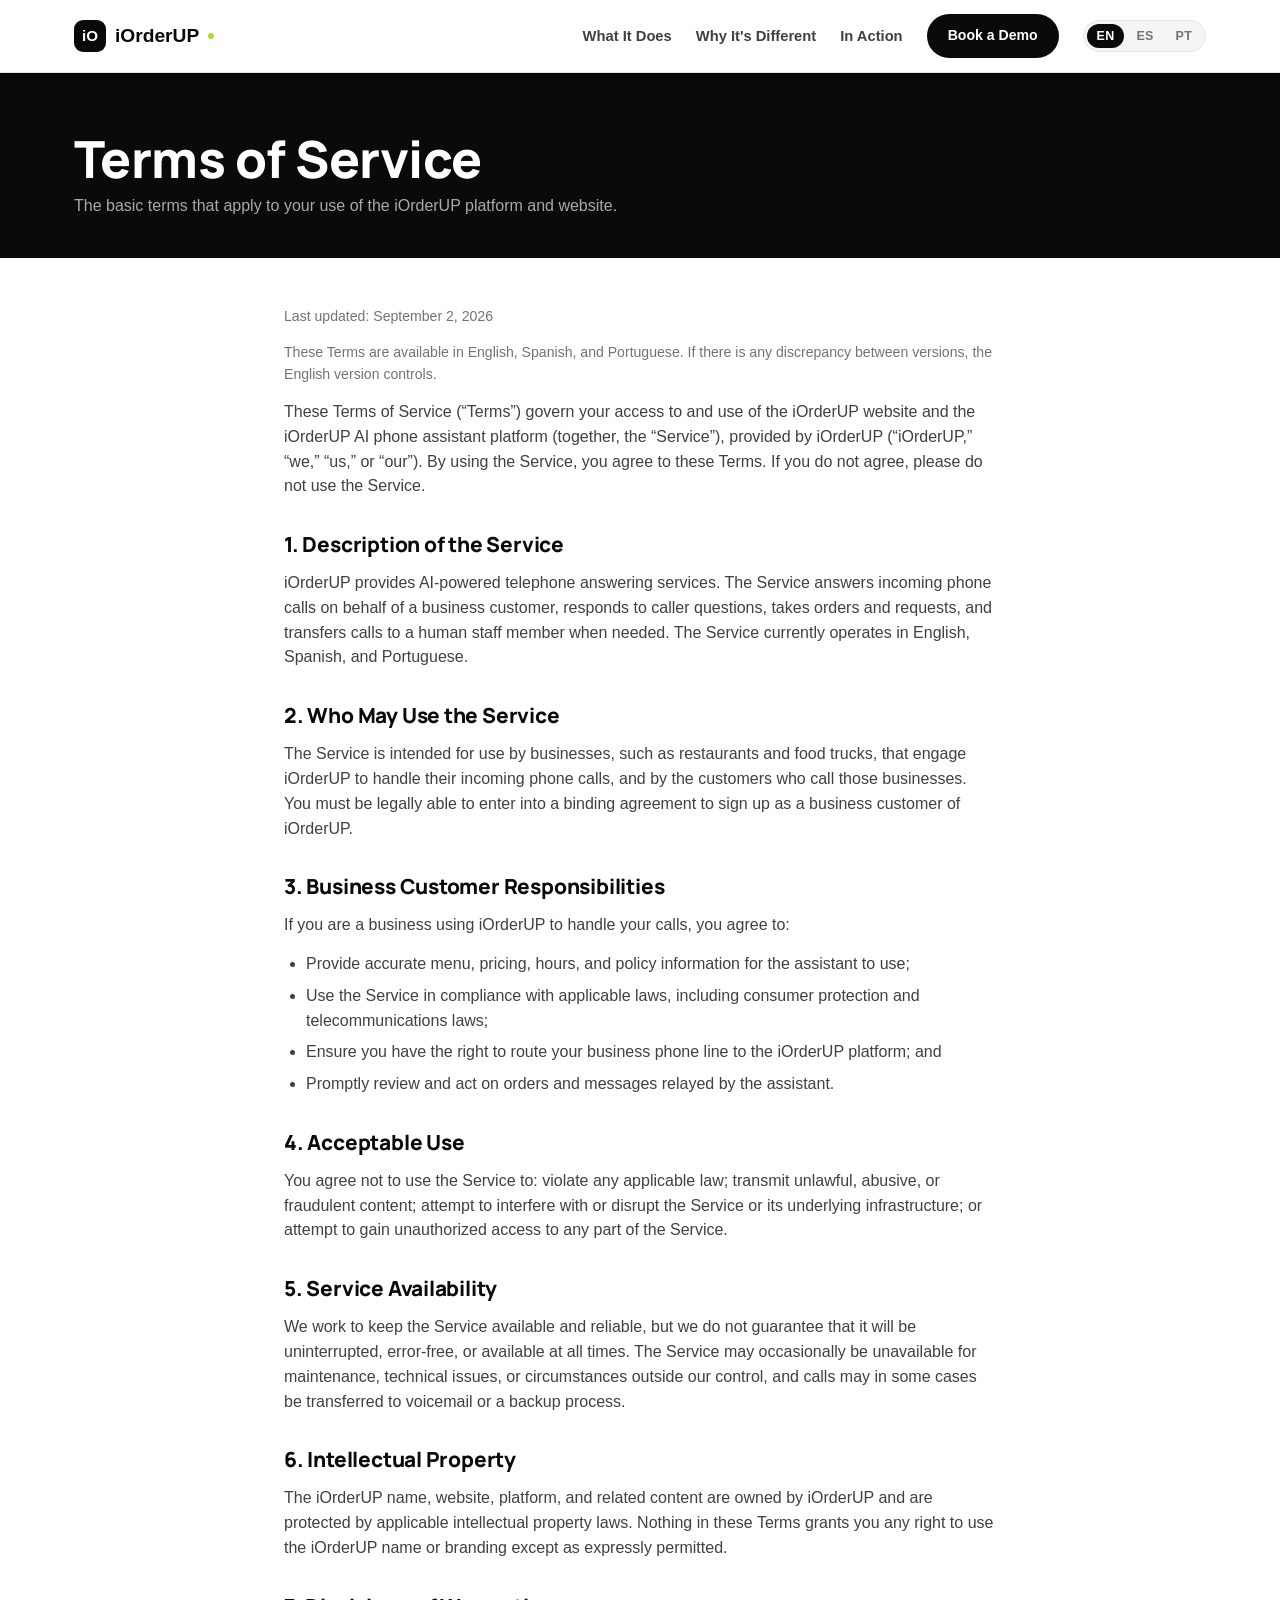
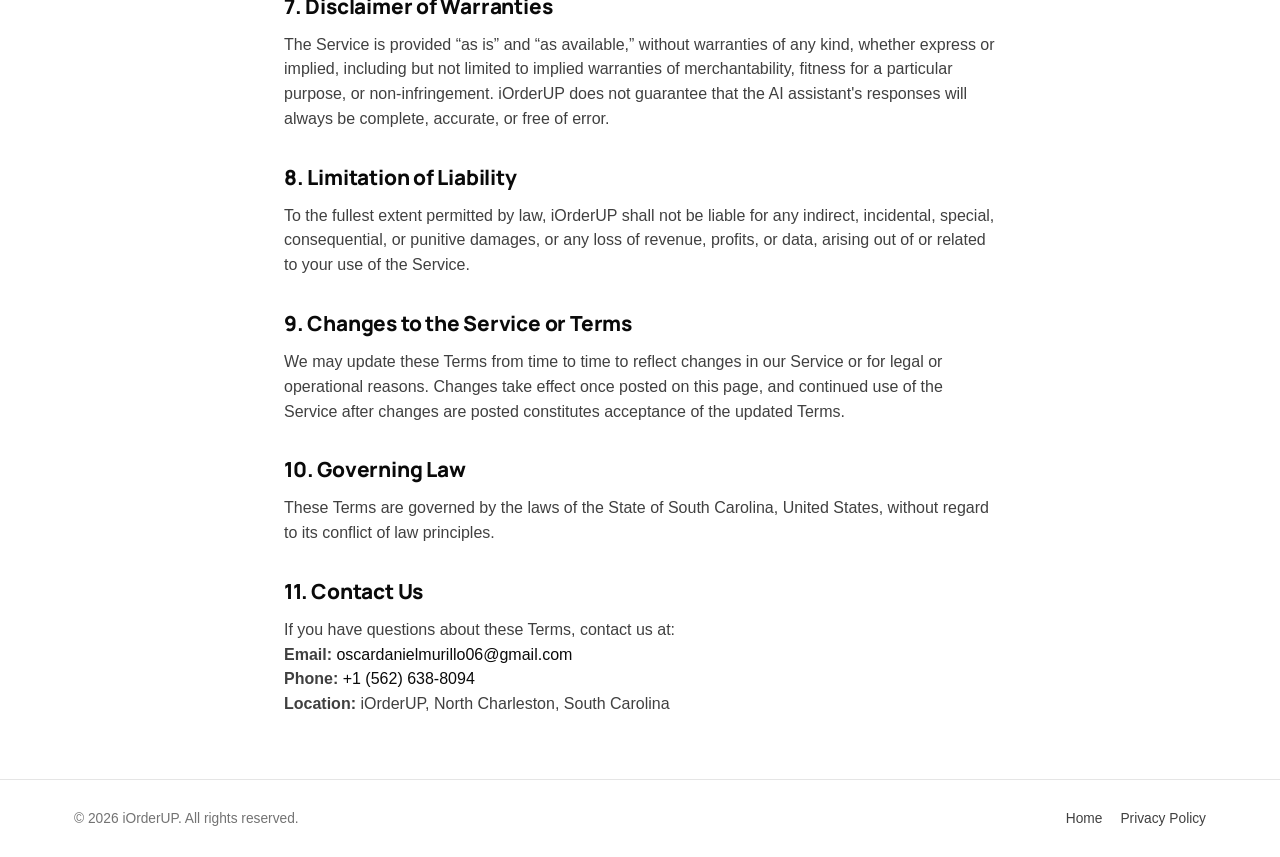
<file: terms.html>
<!DOCTYPE html>
<html lang="en">
<head>
  <meta charset="UTF-8" />
  <meta name="viewport" content="width=device-width, initial-scale=1.0" />
  <title>Terms of Service — iOrderUP</title>
  <meta name="description" content="Terms of Service for iOrderUP, an AI phone assistant and telephone answering platform for restaurants, food trucks, and other businesses." />
  <link rel="canonical" href="https://getiorderup.com/terms.html" />
  <meta property="og:type" content="website" />
  <meta property="og:site_name" content="iOrderUP" />
  <meta property="og:title" content="Terms of Service — iOrderUP" />
  <meta property="og:description" content="Terms of Service for iOrderUP, an AI phone assistant and telephone answering platform for restaurants, food trucks, and other businesses." />
  <meta property="og:url" content="https://getiorderup.com/terms.html" />
  <meta name="twitter:card" content="summary" />
  <link rel="icon" href="data:image/svg+xml,<svg xmlns=%22http://www.w3.org/2000/svg%22 viewBox=%220 0 100 100%22><rect width=%22100%22 height=%22100%22 rx=%2222%22 fill=%22%230a0a0a%22/><text x=%2250%22 y=%2266%22 font-size=%2258%22 font-family=%22Arial, sans-serif%22 font-weight=%22800%22 fill=%22white%22 text-anchor=%22middle%22>i</text></svg>" />
  <link rel="preconnect" href="https://fonts.googleapis.com" />
  <link rel="preconnect" href="https://fonts.gstatic.com" crossorigin />
  <link rel="stylesheet" href="https://fonts.googleapis.com/css2?family=Manrope:wght@700;800&display=swap" />
  <link rel="stylesheet" href="assets/css/style.css" />
</head>
<body>
  <a class="skip-link" href="#main-content" data-i18n="common.skipToContent">Skip to content</a>

  <header class="site-header">
    <nav class="nav">
      <a href="index.html" class="brand">
        <span class="brand-mark">iO</span>
        <span data-config="businessName">iOrderUP</span>
      </a>
      <button class="nav-toggle" aria-label="Toggle navigation" data-i18n-aria="common.navToggleAria" aria-expanded="false">
        <span></span><span></span><span></span>
      </button>
      <div class="nav-links">
        <a href="index.html#what-it-does" data-i18n="common.nav.whatItDoes">What It Does</a>
        <a href="index.html#why-different" data-i18n="common.nav.whyDifferent">Why It's Different</a>
        <a href="index.html#demo" data-i18n="common.nav.inAction">In Action</a>
        <a href="index.html#contact" class="btn btn-primary" data-i18n="common.nav.bookDemo">Book a Demo</a>
        <div class="lang-switch" role="group" aria-label="Language" data-i18n-aria="common.lang.groupAria">
          <button type="button" class="lang-btn" data-lang="en" aria-pressed="true" aria-label="Switch to English" data-i18n-aria="common.lang.en">EN</button>
          <button type="button" class="lang-btn" data-lang="es" aria-pressed="false" aria-label="Switch to Spanish" data-i18n-aria="common.lang.es">ES</button>
          <button type="button" class="lang-btn" data-lang="pt" aria-pressed="false" aria-label="Switch to Portuguese" data-i18n-aria="common.lang.pt">PT</button>
        </div>
      </div>
    </nav>
  </header>

  <main id="main-content">
  <section class="legal-hero">
    <div class="container">
      <h1 data-i18n="terms.h1">Terms of Service</h1>
      <p data-i18n="terms.lede">The basic terms that apply to your use of the iOrderUP platform and website.</p>
    </div>
  </section>

  <article class="legal-content">
    <p class="updated"><span data-i18n="legal.updatedLabel">Last updated:</span> <span data-i18n="legal.updatedDate">September 2, 2026</span></p>
    <p class="updated" data-i18n="terms.controllingNote">These Terms are available in English, Spanish, and Portuguese. If there is any discrepancy between versions, the English version controls.</p>

    <p data-i18n="terms.intro">These Terms of Service ("Terms") govern your access to and use of the iOrderUP website and the iOrderUP AI phone assistant platform (together, the "Service"), provided by iOrderUP ("iOrderUP," "we," "us," or "our"). By using the Service, you agree to these Terms. If you do not agree, please do not use the Service.</p>

    <h2 data-i18n="terms.s1.h2">1. Description of the Service</h2>
    <p data-i18n="terms.s1.p">iOrderUP provides AI-powered telephone answering services. The Service answers incoming phone calls on behalf of a business customer, responds to caller questions, takes orders and requests, and transfers calls to a human staff member when needed. The Service currently operates in English, Spanish, and Portuguese.</p>

    <h2 data-i18n="terms.s2.h2">2. Who May Use the Service</h2>
    <p data-i18n="terms.s2.p">The Service is intended for use by businesses, such as restaurants and food trucks, that engage iOrderUP to handle their incoming phone calls, and by the customers who call those businesses. You must be legally able to enter into a binding agreement to sign up as a business customer of iOrderUP.</p>

    <h2 data-i18n="terms.s3.h2">3. Business Customer Responsibilities</h2>
    <p data-i18n="terms.s3.p">If you are a business using iOrderUP to handle your calls, you agree to:</p>
    <ul>
      <li data-i18n="terms.s3.li1">Provide accurate menu, pricing, hours, and policy information for the assistant to use;</li>
      <li data-i18n="terms.s3.li2">Use the Service in compliance with applicable laws, including consumer protection and telecommunications laws;</li>
      <li data-i18n="terms.s3.li3">Ensure you have the right to route your business phone line to the iOrderUP platform; and</li>
      <li data-i18n="terms.s3.li4">Promptly review and act on orders and messages relayed by the assistant.</li>
    </ul>

    <h2 data-i18n="terms.s4.h2">4. Acceptable Use</h2>
    <p data-i18n="terms.s4.p">You agree not to use the Service to: violate any applicable law; transmit unlawful, abusive, or fraudulent content; attempt to interfere with or disrupt the Service or its underlying infrastructure; or attempt to gain unauthorized access to any part of the Service.</p>

    <h2 data-i18n="terms.s5.h2">5. Service Availability</h2>
    <p data-i18n="terms.s5.p">We work to keep the Service available and reliable, but we do not guarantee that it will be uninterrupted, error-free, or available at all times. The Service may occasionally be unavailable for maintenance, technical issues, or circumstances outside our control, and calls may in some cases be transferred to voicemail or a backup process.</p>

    <h2 data-i18n="terms.s6.h2">6. Intellectual Property</h2>
    <p data-i18n="terms.s6.p">The iOrderUP name, website, platform, and related content are owned by iOrderUP and are protected by applicable intellectual property laws. Nothing in these Terms grants you any right to use the iOrderUP name or branding except as expressly permitted.</p>

    <h2 data-i18n="terms.s7.h2">7. Disclaimer of Warranties</h2>
    <p data-i18n="terms.s7.p">The Service is provided "as is" and "as available," without warranties of any kind, whether express or implied, including but not limited to implied warranties of merchantability, fitness for a particular purpose, or non-infringement. iOrderUP does not guarantee that the AI assistant's responses will always be complete, accurate, or free of error.</p>

    <h2 data-i18n="terms.s8.h2">8. Limitation of Liability</h2>
    <p data-i18n="terms.s8.p">To the fullest extent permitted by law, iOrderUP shall not be liable for any indirect, incidental, special, consequential, or punitive damages, or any loss of revenue, profits, or data, arising out of or related to your use of the Service.</p>

    <h2 data-i18n="terms.s9.h2">9. Changes to the Service or Terms</h2>
    <p data-i18n="terms.s9.p">We may update these Terms from time to time to reflect changes in our Service or for legal or operational reasons. Changes take effect once posted on this page, and continued use of the Service after changes are posted constitutes acceptance of the updated Terms.</p>

    <h2 data-i18n="terms.s10.h2">10. Governing Law</h2>
    <p data-i18n="terms.s10.p">These Terms are governed by the laws of the State of South Carolina, United States, without regard to its conflict of law principles.</p>

    <h2 data-i18n="terms.s11.h2">11. Contact Us</h2>
    <p>
      <span data-i18n="terms.s11.pBefore">If you have questions about these Terms, contact us at:</span><br />
      <strong data-i18n="terms.s11.emailLabel">Email:</strong> <a data-config="contactEmail" data-config-href="mailto:contactEmail" href="#">oscardanielmurillo06@gmail.com</a><br />
      <strong data-i18n="terms.s11.phoneLabel">Phone:</strong> <a data-config="contactPhoneDisplay" data-config-href="tel:contactPhoneRaw" href="#">+1 (562) 638-8094</a><br />
      <strong data-i18n="terms.s11.locationLabel">Location:</strong> <span data-config="legalBusinessName">iOrderUP</span>, <span data-config="location">North Charleston, South Carolina</span>
    </p>
  </article>
  </main>

  <footer class="site-footer">
    <div class="container footer-inner">
      <div>© <span data-config="currentYear">2026</span> <span data-config="legalBusinessName">iOrderUP</span><span data-i18n="common.footer.rights">. All rights reserved.</span></div>
      <div class="footer-links">
        <a href="index.html" data-i18n="common.footer.home">Home</a>
        <a href="privacy.html" data-i18n="common.footer.privacy">Privacy Policy</a>
      </div>
    </div>
  </footer>

  <script src="assets/js/config.js"></script>
  <script src="assets/js/i18n.js"></script>
  <script src="assets/js/main.js"></script>
</body>
</html>
</file>
<file: assets/css/style.css>
/* iOrderUP — monochrome design system */

:root {
  --ink: #0a0a0a;
  --ink-soft: #404040;
  --muted: #737373;
  --surface: #ffffff;
  --surface-alt: #f5f5f5;
  --surface-dim: #ececec;
  --border: #e5e5e5;
  --border-dark: rgba(255, 255, 255, 0.14);
  --accent-lime: #a6e22e;
  --accent-lime-hover: #8fc71f;
  --radius-sm: 10px;
  --radius: 16px;
  --radius-lg: 22px;
  --shadow-sm: 0 2px 10px rgba(10, 10, 10, 0.06);
  --shadow: 0 14px 34px rgba(10, 10, 10, 0.08);
  --shadow-lg: 0 24px 60px rgba(10, 10, 10, 0.18);
  --max-width: 1180px;
  font-size: 16px;
}

* { box-sizing: border-box; }
html { scroll-behavior: smooth; }

.skip-link {
  position: absolute; left: -9999px; top: 0; z-index: 100;
  background: var(--ink); color: #fff; padding: 12px 20px; border-radius: 0 0 10px 0;
  font-weight: 700; font-size: 0.9rem;
}
.skip-link:focus { left: 0; }

body {
  margin: 0;
  font-family: "Segoe UI", -apple-system, BlinkMacSystemFont, "Inter", Roboto, Helvetica, Arial, sans-serif;
  color: var(--ink);
  background: var(--surface);
  line-height: 1.55;
  -webkit-font-smoothing: antialiased;
}

h1, h2, h3, h4, .display {
  font-family: "Manrope", "Segoe UI", -apple-system, BlinkMacSystemFont, Roboto, Helvetica, Arial, sans-serif;
}

img, svg { max-width: 100%; display: block; }
a { color: var(--ink); text-decoration: none; }
a:hover { text-decoration: underline; }
ul { margin: 0; padding: 0; }
button { font-family: inherit; }

.icon {
  width: 1em; height: 1em;
  fill: none; stroke: currentColor;
  stroke-width: 1.8; stroke-linecap: round; stroke-linejoin: round;
  flex-shrink: 0;
}

.container { max-width: var(--max-width); margin: 0 auto; padding: 0 24px; }
section { padding: 72px 0; }

.section-head { max-width: 620px; margin: 0 0 40px; }
.section-head.centered { margin-left: auto; margin-right: auto; text-align: center; }

.eyebrow {
  display: inline-flex; align-items: center; gap: 6px;
  font-size: 0.76rem; font-weight: 800; letter-spacing: 0.08em; text-transform: uppercase;
  color: var(--muted); margin-bottom: 12px;
}

h1, h2, h3 { line-height: 1.15; font-weight: 800; color: var(--ink); margin: 0 0 14px; text-wrap: balance; }
h1 { font-size: clamp(2.2rem, 4.4vw, 3.2rem); letter-spacing: -0.01em; }
h2 { font-size: clamp(1.6rem, 2.8vw, 2.1rem); letter-spacing: -0.01em; }
h3 { font-size: 1.05rem; }

p { color: var(--ink-soft); margin: 0 0 14px; }
.lede { font-size: 1.1rem; color: var(--ink-soft); }

/* Buttons — monochrome only */

.btn {
  display: inline-flex; align-items: center; gap: 8px;
  padding: 13px 26px; border-radius: 999px;
  font-weight: 700; font-size: 0.95rem;
  border: 1.5px solid transparent;
  cursor: pointer; white-space: nowrap;
  transition: transform 0.15s ease, background 0.15s ease, color 0.15s ease, border-color 0.15s ease;
}
.btn:hover { text-decoration: none; transform: translateY(-1px); }
.btn .icon { width: 1.05em; height: 1.05em; }

.btn-primary { background: var(--ink); color: #ffffff; }
.btn-primary:hover { background: #222222; }

.btn-inverse { background: #ffffff; color: var(--ink); }
.btn-inverse:hover { background: var(--surface-alt); }

.btn-outline { background: transparent; color: var(--ink); border-color: var(--ink); }
.btn-outline:hover { background: var(--ink); color: #ffffff; }

.btn-outline-inverse { background: transparent; color: #ffffff; border-color: rgba(255, 255, 255, 0.4); }
.btn-outline-inverse:hover { background: rgba(255, 255, 255, 0.12); }

/* Header / Nav */

.site-header {
  position: sticky; top: 0; z-index: 50;
  background: rgba(255, 255, 255, 0.9);
  backdrop-filter: saturate(180%) blur(12px);
  border-bottom: 1px solid var(--border);
}
.nav { display: flex; align-items: center; justify-content: space-between; padding: 14px 24px; max-width: var(--max-width); margin: 0 auto; gap: 16px; }
.brand { display: flex; align-items: center; gap: 9px; font-weight: 800; font-size: 1.2rem; color: var(--ink); }
.brand:hover { text-decoration: none; }
.brand::after { content: ""; width: 6px; height: 6px; border-radius: 50%; background: var(--accent-lime); flex-shrink: 0; }
.brand-mark {
  width: 32px; height: 32px; border-radius: 9px;
  background: var(--ink);
  display: flex; align-items: center; justify-content: center;
  color: #fff; font-weight: 800; font-size: 0.95rem; flex-shrink: 0;
}
.nav-links { display: flex; align-items: center; gap: 24px; }
.nav-links a:not(.btn) { color: var(--ink-soft); font-weight: 600; font-size: 0.92rem; }
.nav-links a:not(.btn):hover { color: var(--ink); text-decoration: none; }
.nav-links .btn { padding: 10px 20px; font-size: 0.88rem; }
.nav-toggle { display: none; background: none; border: none; cursor: pointer; padding: 8px; }
.nav-toggle span { display: block; width: 22px; height: 2px; background: var(--ink); margin: 5px 0; border-radius: 2px; }

/* Language selector */

.lang-switch { display: inline-flex; align-items: center; gap: 2px; padding: 3px; border-radius: 999px; background: var(--surface-alt); border: 1px solid var(--border); }
.lang-btn {
  appearance: none; border: none; background: transparent; cursor: pointer;
  padding: 5px 10px; border-radius: 999px; font-family: inherit;
  font-size: 0.78rem; font-weight: 700; letter-spacing: 0.02em; color: var(--muted);
  transition: background 0.15s ease, color 0.15s ease;
}
.lang-btn:hover { color: var(--ink); }
.lang-btn:focus-visible { outline: 2px solid var(--ink); outline-offset: 2px; }
.lang-btn.is-active { background: var(--ink); color: #fff; }

/* Hero */

.hero { background: var(--ink); color: #fff; padding: 68px 0 60px; }
.hero-grid { display: grid; grid-template-columns: 1.05fr 0.95fr; gap: 48px; align-items: center; }
.hero h1 { color: #fff; }
.hero .lede { color: rgba(255, 255, 255, 0.75); font-size: 1.12rem; max-width: 500px; }
.hero-actions { display: flex; gap: 12px; flex-wrap: wrap; margin: 22px 0 20px; }
.lang-support { display: flex; flex-direction: column; gap: 2px; }
.lang-support-title { font-size: 0.85rem; font-weight: 800; color: #fff; }
.lang-support-copy { font-size: 0.82rem; color: rgba(255, 255, 255, 0.6); }

/* Hero call-queue mockup */

.call-mock {
  background: rgba(255, 255, 255, 0.04);
  border: 1px solid var(--border-dark);
  border-radius: var(--radius-lg);
  padding: 18px;
  box-shadow: var(--shadow-lg);
}
.call-mock-head {
  display: flex; align-items: center; justify-content: space-between;
  padding: 2px 4px 14px; border-bottom: 1px solid var(--border-dark); margin-bottom: 12px;
}
.call-mock-title { font-size: 0.8rem; font-weight: 700; color: rgba(255,255,255,0.6); text-transform: uppercase; letter-spacing: 0.05em; }
.live-dot { width: 8px; height: 8px; border-radius: 50%; background: var(--accent-lime); display: inline-block; box-shadow: 0 0 0 3px rgba(166, 226, 46, 0.22); }
.call-row {
  display: flex; align-items: center; gap: 12px;
  padding: 11px 10px; border-radius: 12px; background: rgba(255,255,255,0.03);
  margin-bottom: 8px;
}
.call-row:last-child { margin-bottom: 0; }
.call-avatar {
  width: 34px; height: 34px; border-radius: 50%; background: rgba(255,255,255,0.08);
  display: flex; align-items: center; justify-content: center; color: rgba(255,255,255,0.85); flex-shrink: 0;
  font-size: 0.78rem; font-weight: 700;
}
.call-info { flex: 1; min-width: 0; }
.call-number { font-weight: 700; font-size: 0.88rem; color: #fff; font-variant-numeric: tabular-nums; }
.call-note { font-size: 0.82rem; color: rgba(255,255,255,0.55); }
.status-chip {
  display: inline-flex; align-items: center; gap: 5px;
  padding: 4px 10px; border-radius: 999px; font-size: 0.72rem; font-weight: 700;
  white-space: nowrap; border: 1px solid rgba(255,255,255,0.22); color: rgba(255,255,255,0.85);
}
.status-chip.is-solid { background: #fff; color: var(--ink); border-color: #fff; }
.call-mock-foot {
  margin-top: 14px; padding-top: 12px; border-top: 1px solid var(--border-dark);
  font-size: 0.82rem; color: rgba(255,255,255,0.7); display: flex; align-items: center; gap: 8px; font-weight: 600;
}
.call-mock-foot .icon { color: var(--accent-lime); }

/* Problems We Solve */

.grid { display: grid; gap: 18px; grid-template-columns: repeat(3, 1fr); }
.card {
  background: var(--surface); border: 1px solid var(--border); border-radius: var(--radius);
  padding: 24px; box-shadow: var(--shadow-sm);
}
.card-icon {
  width: 42px; height: 42px; border-radius: 12px; background: var(--surface-alt); color: var(--ink);
  display: flex; align-items: center; justify-content: center; margin-bottom: 14px; font-size: 1.2rem;
}
.card h3 { margin-bottom: 6px; }
.card p { font-size: 0.95rem; margin-bottom: 0; }
.card.spotlight { background: var(--ink); border-color: var(--ink); color: #fff; }
.card.spotlight h3, .card.spotlight p { color: #fff; }
.card.spotlight .card-icon { background: rgba(255,255,255,0.1); color: #fff; }

.grid-2x2 { grid-template-columns: repeat(2, 1fr); max-width: 860px; margin: 0 auto; }

.bg-alt { background: var(--surface-alt); }

/* Illustrative-mockup disclosure captions */
.mock-caption {
  display: flex; align-items: center; justify-content: center; gap: 6px;
  font-size: 0.78rem; color: var(--muted); text-align: center; margin: 0 0 16px;
}
.mock-caption-dark { color: rgba(255,255,255,0.45); margin: 12px 0 0; }

/* Why different — comparison list + mockups */

.diff-grid { display: grid; grid-template-columns: 1fr 1fr; gap: 18px; margin-bottom: 40px; }
.compare-card { border: 1px solid var(--border); border-radius: var(--radius); padding: 26px; background: var(--surface); }
.compare-card.is-them { background: var(--surface-alt); }
.compare-card.is-us { background: var(--ink); color: #fff; border-color: var(--ink); }
.compare-card h3 { font-size: 0.85rem; text-transform: uppercase; letter-spacing: 0.05em; color: var(--muted); margin-bottom: 16px; }
.compare-card.is-us h3 { color: rgba(255,255,255,0.55); }
.compare-list { list-style: none; margin: 0; padding: 0; display: grid; gap: 12px; }
.compare-list li { display: flex; gap: 10px; align-items: flex-start; font-size: 0.97rem; font-weight: 600; color: var(--ink); }
.compare-card.is-us .compare-list li { color: #fff; }
.compare-list .icon { flex-shrink: 0; margin-top: 3px; color: var(--muted); }
.compare-card.is-us .compare-list .icon { color: var(--accent-lime); }

.product-panels { display: grid; grid-template-columns: 1.1fr 0.9fr; gap: 18px; }
.panel {
  background: var(--surface); border: 1px solid var(--border); border-radius: var(--radius-lg);
  box-shadow: var(--shadow); overflow: hidden; display: flex; flex-direction: column;
}
.panel-head {
  display: flex; align-items: center; justify-content: space-between;
  padding: 16px 18px; border-bottom: 1px solid var(--border);
}
.panel-head h3 { margin: 0; font-size: 0.95rem; display: flex; align-items: center; gap: 8px; }
.panel-head h3 .icon { color: var(--muted); }
.panel-tag {
  font-size: 0.68rem; font-weight: 700; text-transform: uppercase; letter-spacing: 0.05em;
  color: var(--muted); background: var(--surface-alt); padding: 3px 9px; border-radius: 999px;
}
.panel-body { padding: 14px 18px 18px; flex: 1; }

.calls-list .call-row { background: var(--surface-alt); }
.calls-list .call-avatar { background: var(--surface-dim); color: var(--ink-soft); }
.calls-list .call-number { color: var(--ink); }
.calls-list .call-note { color: var(--muted); }
.calls-list .status-chip { border-color: var(--border); color: var(--ink-soft); }
.calls-list .status-chip.is-solid { background: var(--ink); color: #fff; border-color: var(--ink); }

.ticket {
  border: 1px dashed var(--border); border-radius: 14px; padding: 16px; background: var(--surface-alt);
}
.ticket-head { display: flex; justify-content: space-between; align-items: baseline; margin-bottom: 10px; }
.ticket-head .num { font-weight: 800; font-family: ui-monospace, "SFMono-Regular", Menlo, monospace; }
.ticket-head .via { font-size: 0.72rem; color: var(--muted); font-weight: 700; text-transform: uppercase; letter-spacing: 0.04em; }
.ticket-items { list-style: none; margin: 0 0 10px; padding: 0; border-top: 1px dashed var(--border); border-bottom: 1px dashed var(--border); }
.ticket-items li { display: flex; justify-content: space-between; gap: 10px; padding: 8px 0; font-size: 0.93rem; color: var(--ink); }
.ticket-items li:not(:last-child) { border-bottom: 1px dashed var(--border); }
.ticket-items .qty { color: var(--muted); font-weight: 700; margin-right: 8px; }
.ticket-tags { display: flex; gap: 6px; flex-wrap: wrap; }
.tag-allergy, .tag-note {
  display: inline-flex; align-items: center; gap: 4px; font-size: 0.72rem; font-weight: 700;
  color: var(--ink); background: var(--surface-dim); padding: 3px 9px; border-radius: 999px;
  border: 1px solid var(--border);
}
.tag-allergy { background: var(--ink); color: #fff; border-color: var(--ink); }

/* Demo section */

.demo-grid { display: grid; grid-template-columns: 1fr 1fr; gap: 18px; }
.demo-grid > div { min-width: 0; }
.demo-card {
  background: rgba(255,255,255,0.04); border: 1px solid var(--border-dark); border-radius: var(--radius-lg);
  padding: 24px; min-width: 0;
}
.demo-card h3 { color: #fff; display: flex; align-items: center; gap: 8px; }
.demo-card h3 .icon { color: rgba(255,255,255,0.7); }
.demo-card p { color: rgba(255,255,255,0.65); font-size: 0.94rem; }

.demo-number { font-family: ui-monospace, "SFMono-Regular", Menlo, monospace; font-size: 1.6rem; font-weight: 800; color: #fff; margin: 0 0 16px; display: block; overflow-wrap: anywhere; }
.demo-number.is-disabled { color: rgba(255,255,255,0.45); cursor: default; }
.demo-number.is-disabled:hover { text-decoration: none; }

.call-cta {
  margin-bottom: 20px; white-space: normal; text-align: center; justify-content: center;
  background: var(--accent-lime); color: var(--ink); border-color: var(--accent-lime);
}
.call-cta:hover { background: var(--accent-lime-hover); border-color: var(--accent-lime-hover); }
.call-cta:focus-visible { outline: 2px solid var(--accent-lime); outline-offset: 2px; }
.demo-menu { margin: 0 0 16px; }
.demo-menu .ticket-head .num { display: flex; align-items: center; gap: 6px; }
.demo-try-phrase { font-style: italic; color: rgba(255,255,255,0.75); font-size: 0.92rem; margin-bottom: 10px; }
.demo-disclaimer { font-size: 0.78rem; color: rgba(255,255,255,0.45); margin: 0; }

/* How it works */

.steps { display: grid; grid-template-columns: repeat(3, 1fr); gap: 18px; }
.step {
  background: var(--surface); border: 1px solid var(--border); border-radius: var(--radius);
  padding: 22px; box-shadow: var(--shadow-sm); position: relative;
}
.step-icon {
  width: 42px; height: 42px; border-radius: 12px; background: var(--ink); color: #fff;
  display: flex; align-items: center; justify-content: center; margin-bottom: 14px; font-size: 1.1rem;
}
.step-index { position: absolute; top: 20px; right: 22px; font-size: 1.6rem; font-weight: 800; color: var(--surface-dim); }
.step p { font-size: 0.95rem; margin-bottom: 0; }

/* Contact */

.contact-section { background: var(--ink); color: #fff; }
.contact-section h2 { color: #fff; text-align: left; }
.contact-section .lede { color: rgba(255,255,255,0.65); }

.demo-request-form { max-width: 640px; margin: 0 0 36px; }
.form-grid { display: grid; grid-template-columns: 1fr 1fr; gap: 14px; margin-bottom: 18px; }
.form-row { display: flex; flex-direction: column; gap: 6px; }
.form-row label {
  font-size: 0.76rem; font-weight: 700; text-transform: uppercase; letter-spacing: 0.04em;
  color: rgba(255,255,255,0.55);
}
.form-row input {
  background: rgba(255,255,255,0.06); border: 1px solid var(--border-dark); border-radius: 10px;
  padding: 11px 14px; color: #fff; font-size: 0.95rem; font-family: inherit;
}
.form-row input::placeholder { color: rgba(255,255,255,0.3); }
.form-row input:focus {
  outline: none; border-color: rgba(255,255,255,0.65); background: rgba(255,255,255,0.09);
  box-shadow: 0 0 0 3px rgba(255,255,255,0.15);
}
.form-note { font-size: 0.85rem; color: rgba(255,255,255,0.75); margin: 16px 0 0; max-width: 520px; }
.form-note.is-visible { padding: 12px 14px; background: rgba(255,255,255,0.06); border: 1px solid var(--border-dark); border-radius: 10px; }

.contact-divider { height: 1px; background: var(--border-dark); margin: 8px 0 32px; }

.contact-grid { display: grid; grid-template-columns: repeat(3, 1fr); gap: 16px; }
.contact-card {
  background: rgba(255,255,255,0.04); border: 1px solid var(--border-dark); border-radius: var(--radius);
  padding: 22px; display: flex; align-items: center; gap: 14px;
  min-width: 0;
}
.contact-card .card-icon { margin: 0; background: rgba(255,255,255,0.08); color: #fff; flex-shrink: 0; }
.contact-card > div:last-child { min-width: 0; }
.contact-card h3 { margin-bottom: 2px; font-size: 0.82rem; text-transform: uppercase; letter-spacing: 0.04em; color: rgba(255,255,255,0.5); font-weight: 700; }
.contact-card p, .contact-card a { color: #fff; margin: 0; font-weight: 700; font-size: 1rem; overflow-wrap: anywhere; }
.contact-card a:hover { color: rgba(255,255,255,0.75); }

/* Footer */

.site-footer { background: #ffffff; color: var(--muted); padding: 28px 0; font-size: 0.86rem; border-top: 1px solid var(--border); }
.footer-inner { display: flex; flex-wrap: wrap; gap: 14px; align-items: center; justify-content: space-between; }
.footer-links { display: flex; gap: 18px; flex-wrap: wrap; }
.footer-links a { color: var(--ink-soft); overflow-wrap: anywhere; }
.footer-links a:hover { color: var(--ink); }

/* Legal pages */

.legal-hero { background: var(--ink); color: #fff; padding: 56px 0 40px; }
.legal-hero h1 { color: #fff; margin-bottom: 6px; }
.legal-hero p { color: rgba(255,255,255,0.65); margin: 0; }
.legal-content { max-width: 760px; margin: 0 auto; padding: 48px 24px; }
.legal-content h2 { text-align: left; font-size: 1.3rem; margin-top: 34px; }
.legal-content h2:first-child { margin-top: 0; }
.legal-content ul { color: var(--ink-soft); padding-left: 22px; }
.legal-content li { margin-bottom: 7px; }
.legal-content .updated { color: var(--muted); font-size: 0.88rem; }
.legal-content a { overflow-wrap: anywhere; }

/* Responsive */

@media (max-width: 980px) {
  .hero-grid { grid-template-columns: 1fr; }
  .hero .lede { max-width: 100%; }
  .grid { grid-template-columns: repeat(2, 1fr); }
  .diff-grid { grid-template-columns: 1fr; }
  .product-panels { grid-template-columns: 1fr; }
  .demo-grid { grid-template-columns: 1fr; }
  .steps { grid-template-columns: 1fr; }
  .contact-grid { grid-template-columns: 1fr; }
}

@media (max-width: 640px) {
  section { padding: 36px 0; }
  .section-head { margin-bottom: 26px; }
  .section-head.centered { margin-bottom: 26px; }
  .grid { grid-template-columns: 1fr; gap: 12px; }
  .grid-2x2 { grid-template-columns: 1fr; }
  .diff-grid, .product-panels, .demo-grid, .steps { gap: 12px; }
  .card, .step, .compare-card, .demo-card { padding: 18px; }
  .panel-body { padding: 12px 16px 16px; }
  .contact-card { padding: 16px; }
  .nav { padding: 10px 24px; }
  .nav-toggle { display: block; }
  .nav-links {
    position: absolute; top: 100%; left: 0; right: 0; background: #fff;
    border-bottom: 1px solid var(--border); flex-direction: column; align-items: flex-start;
    padding: 14px 24px 22px; gap: 14px; display: none;
  }
  .nav-links.is-open { display: flex; }
  .nav-links .btn { width: 100%; justify-content: center; }
  .hero { padding: 36px 0 32px; }
  .hero-actions { margin: 16px 0 14px; }
  .form-grid { grid-template-columns: 1fr; gap: 12px; }
  .contact-divider { margin: 4px 0 24px; }
  .demo-number { font-size: 1.2rem; }
  .footer-inner { flex-direction: column; align-items: flex-start; }
  .contact-card { flex-direction: row; }
}
</file>
